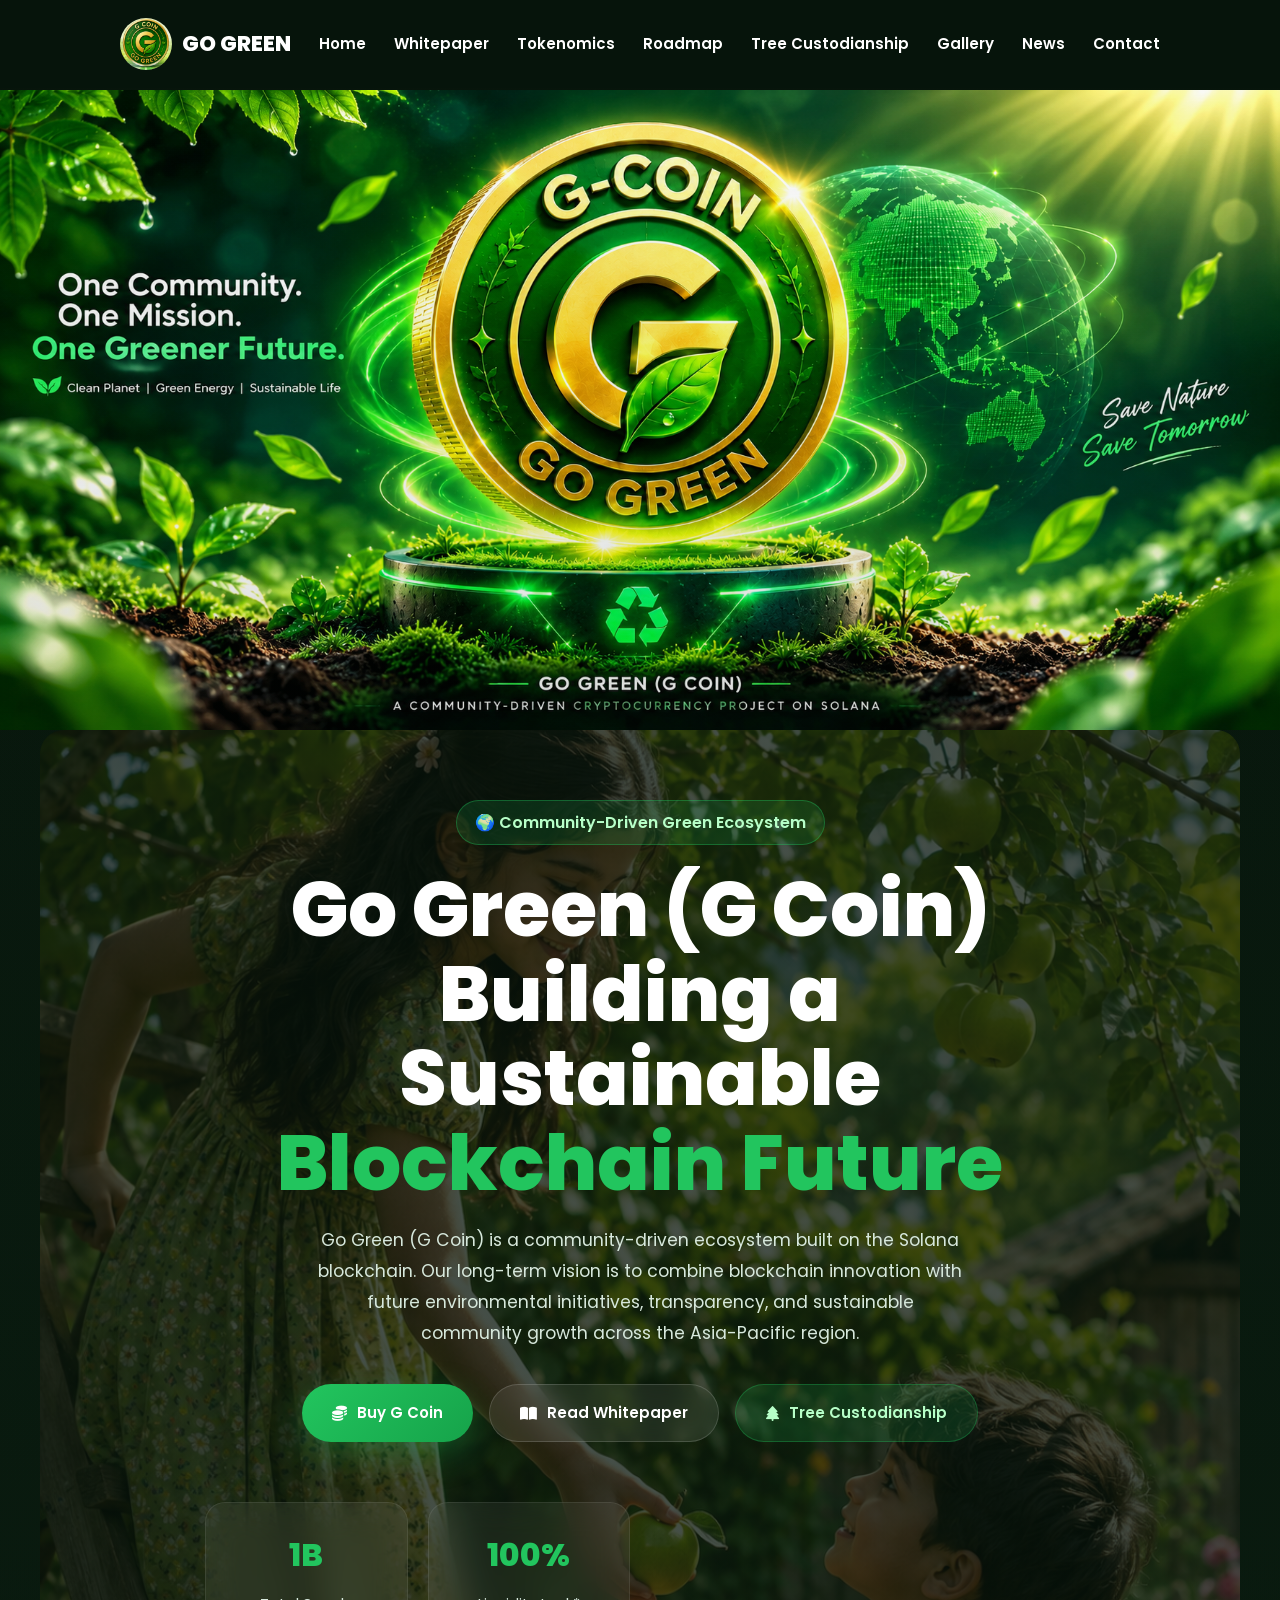
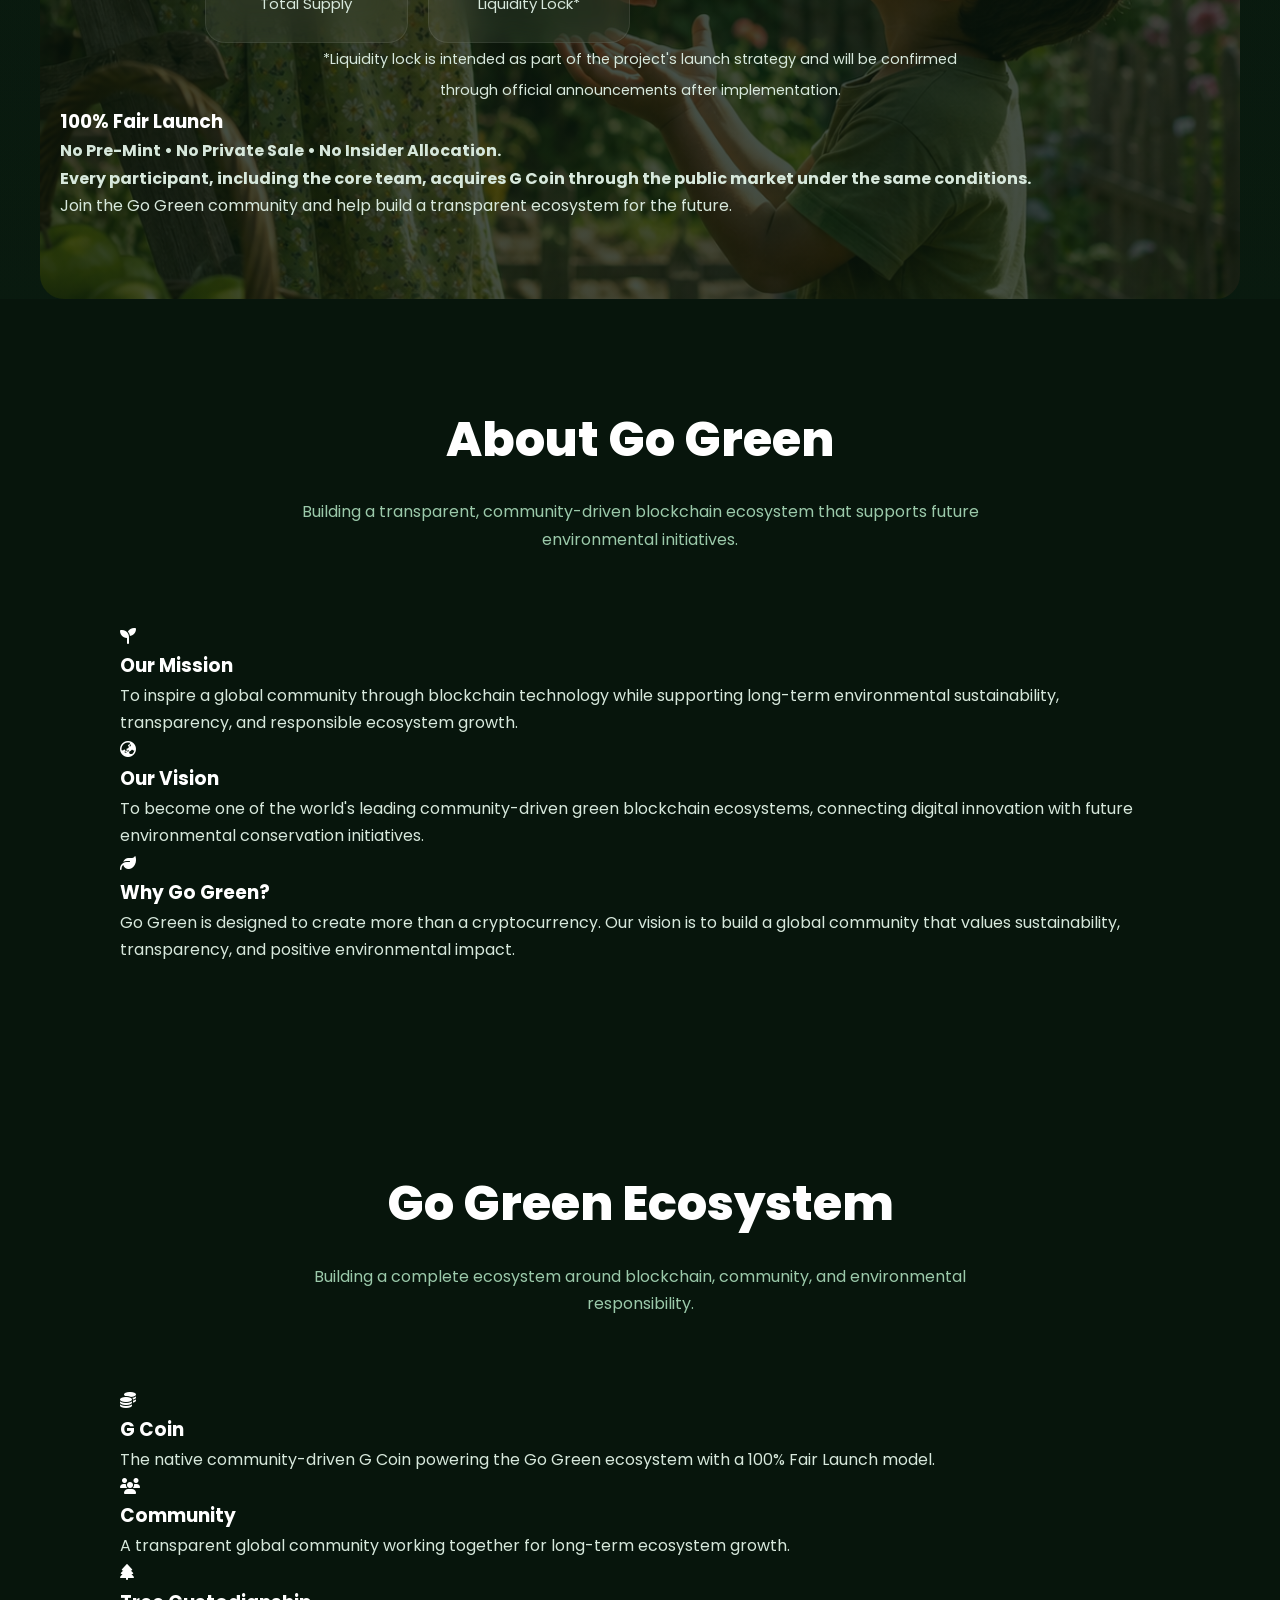
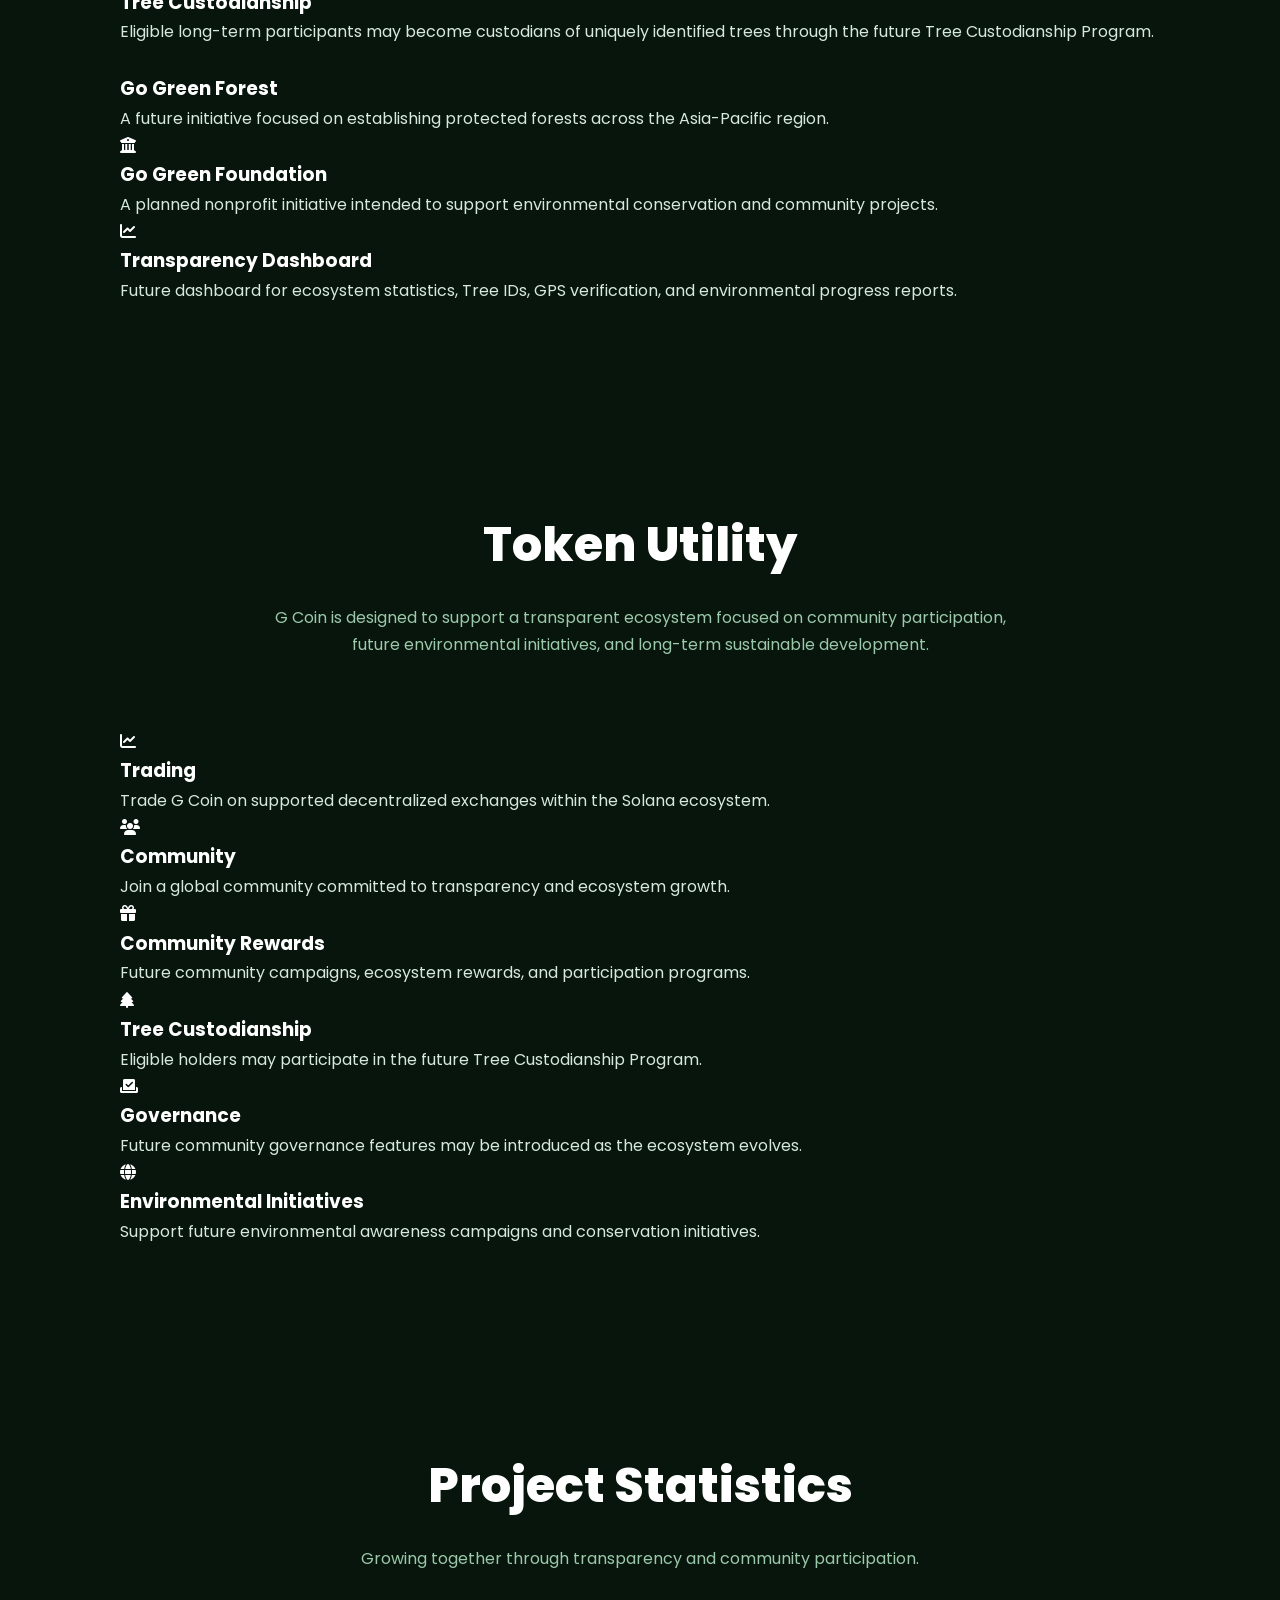
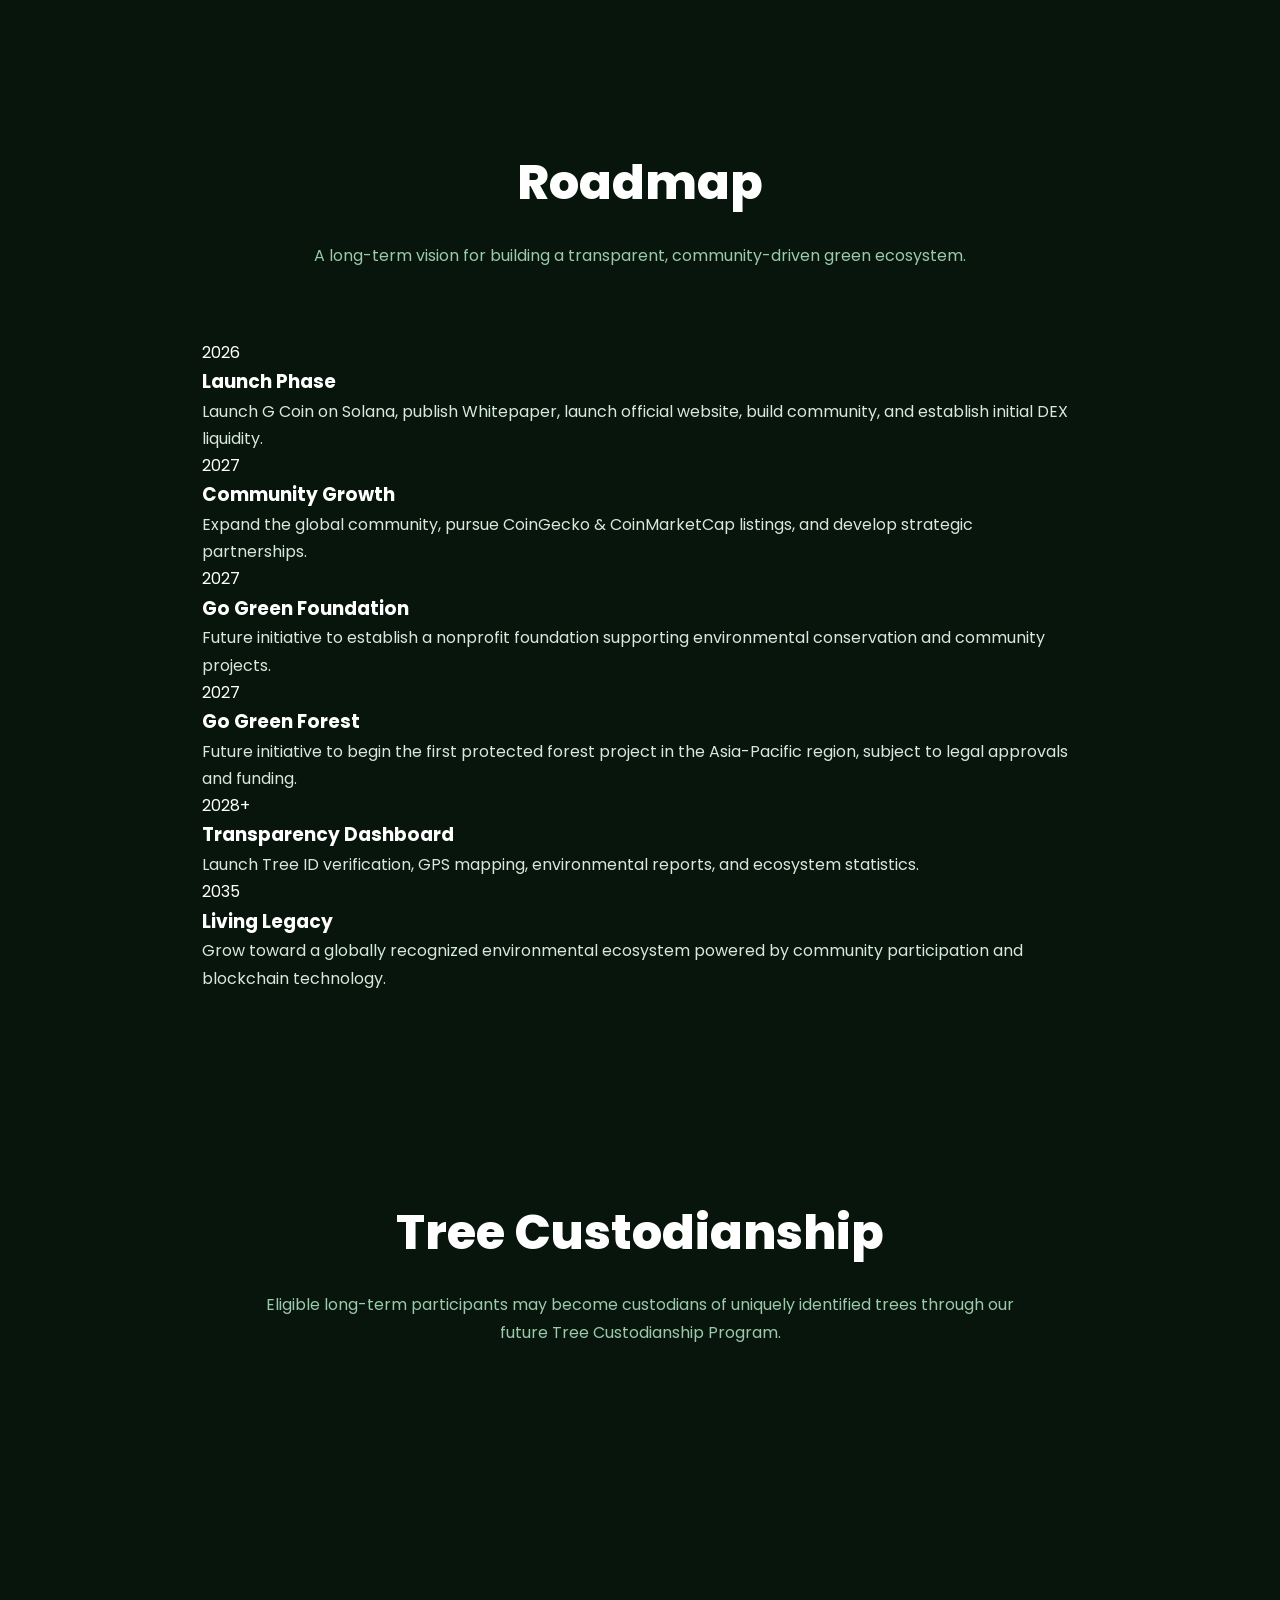
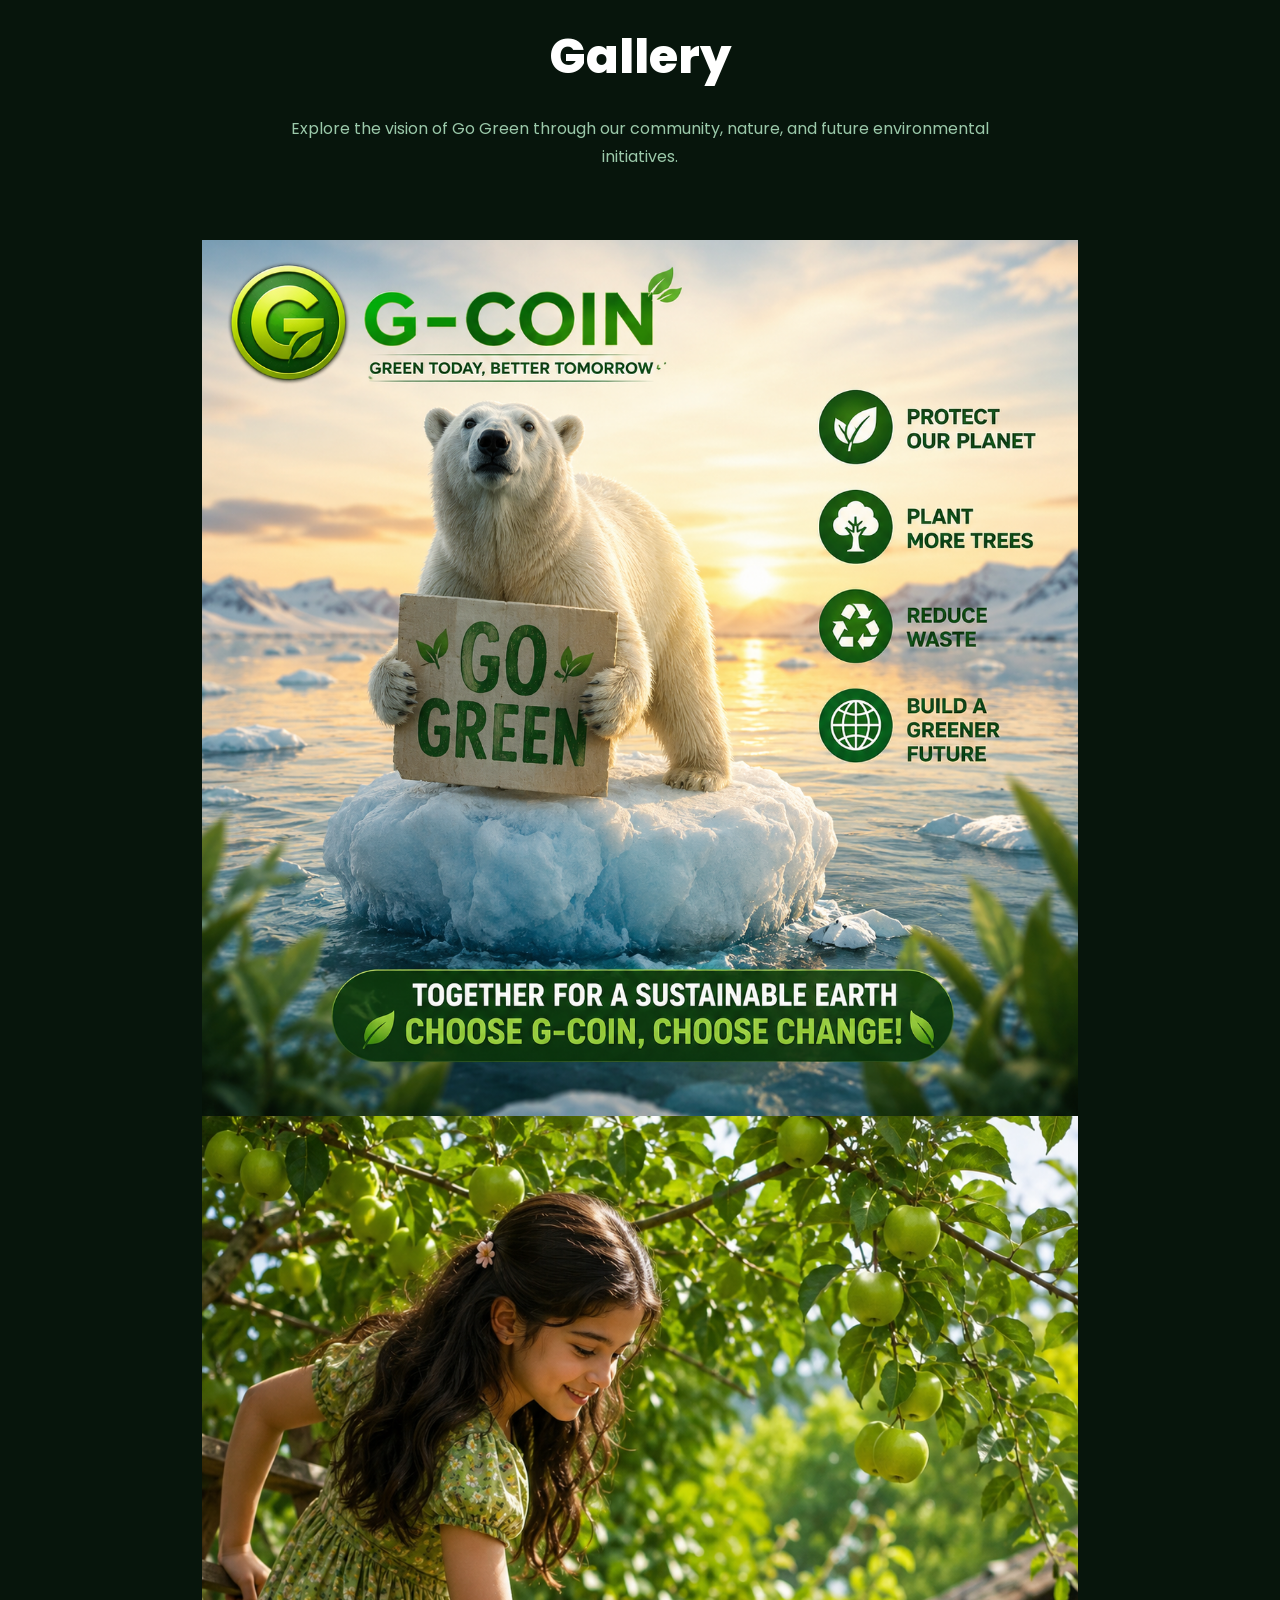
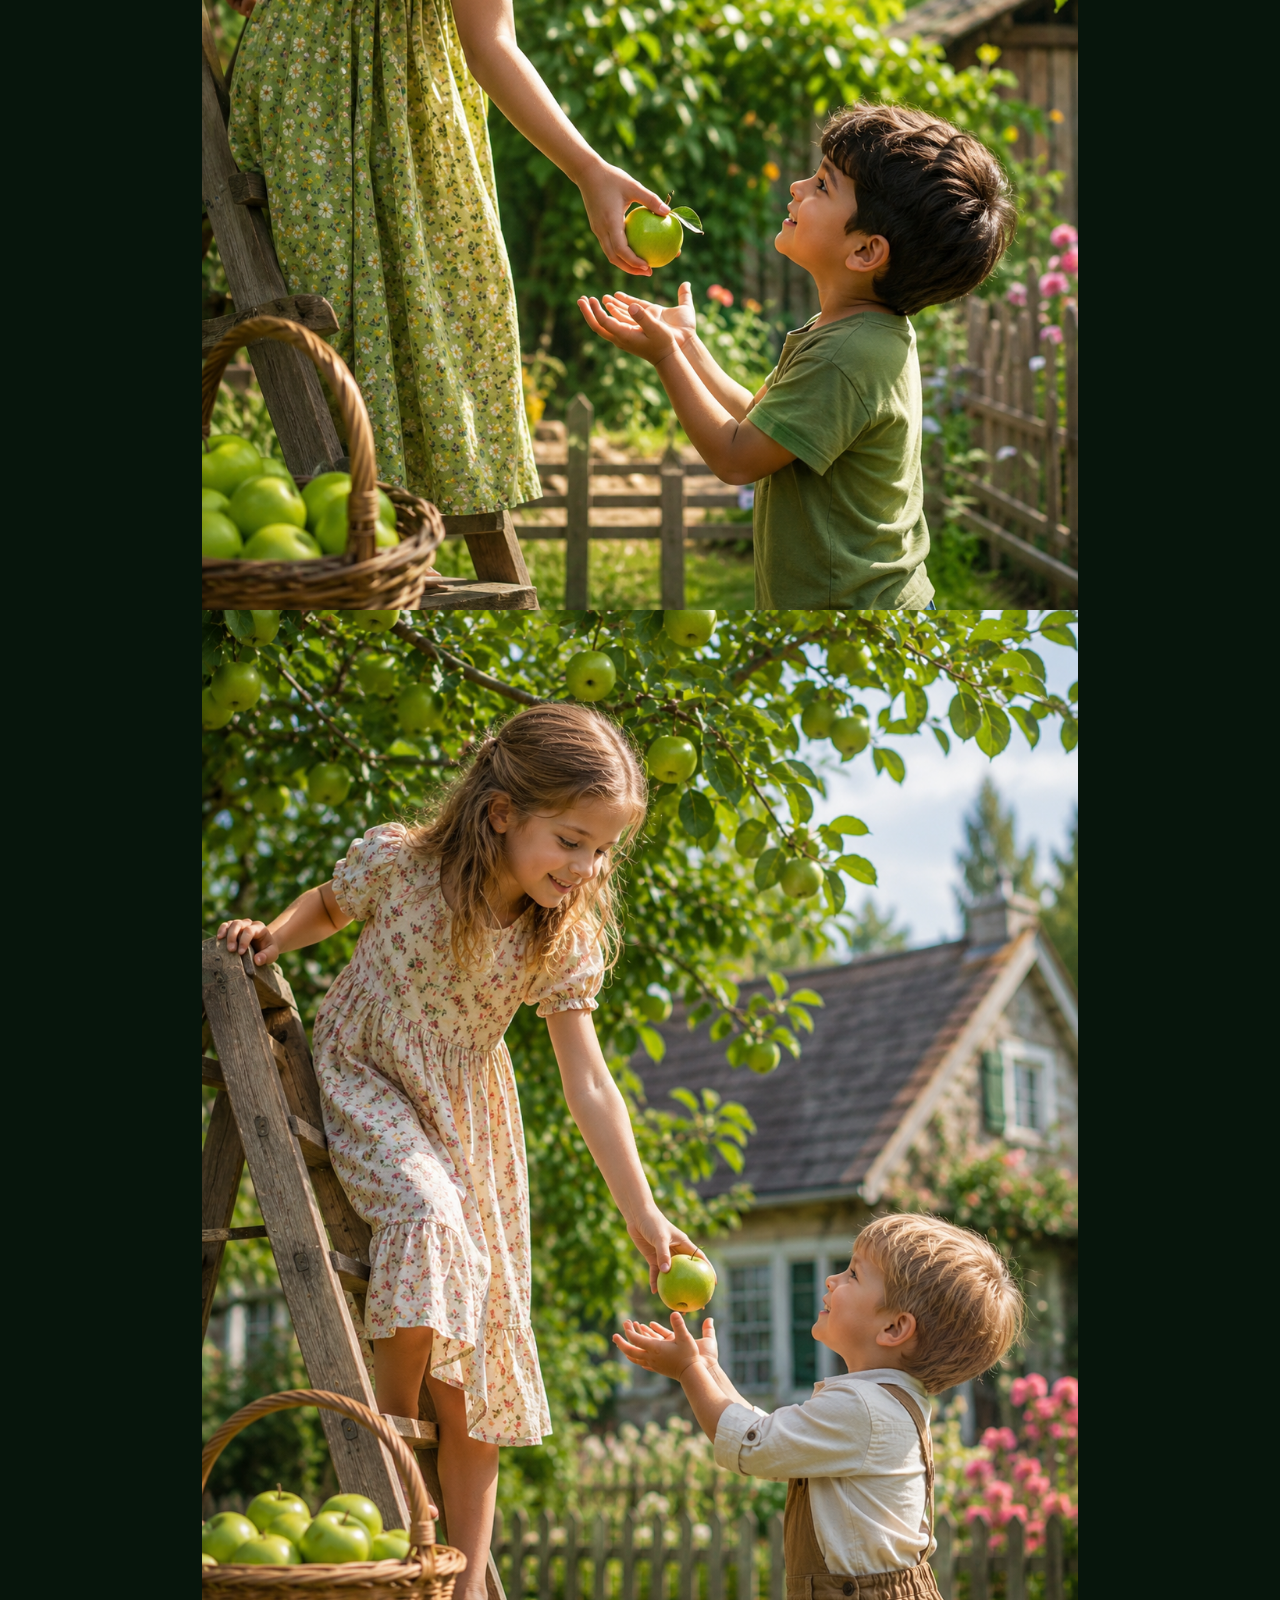
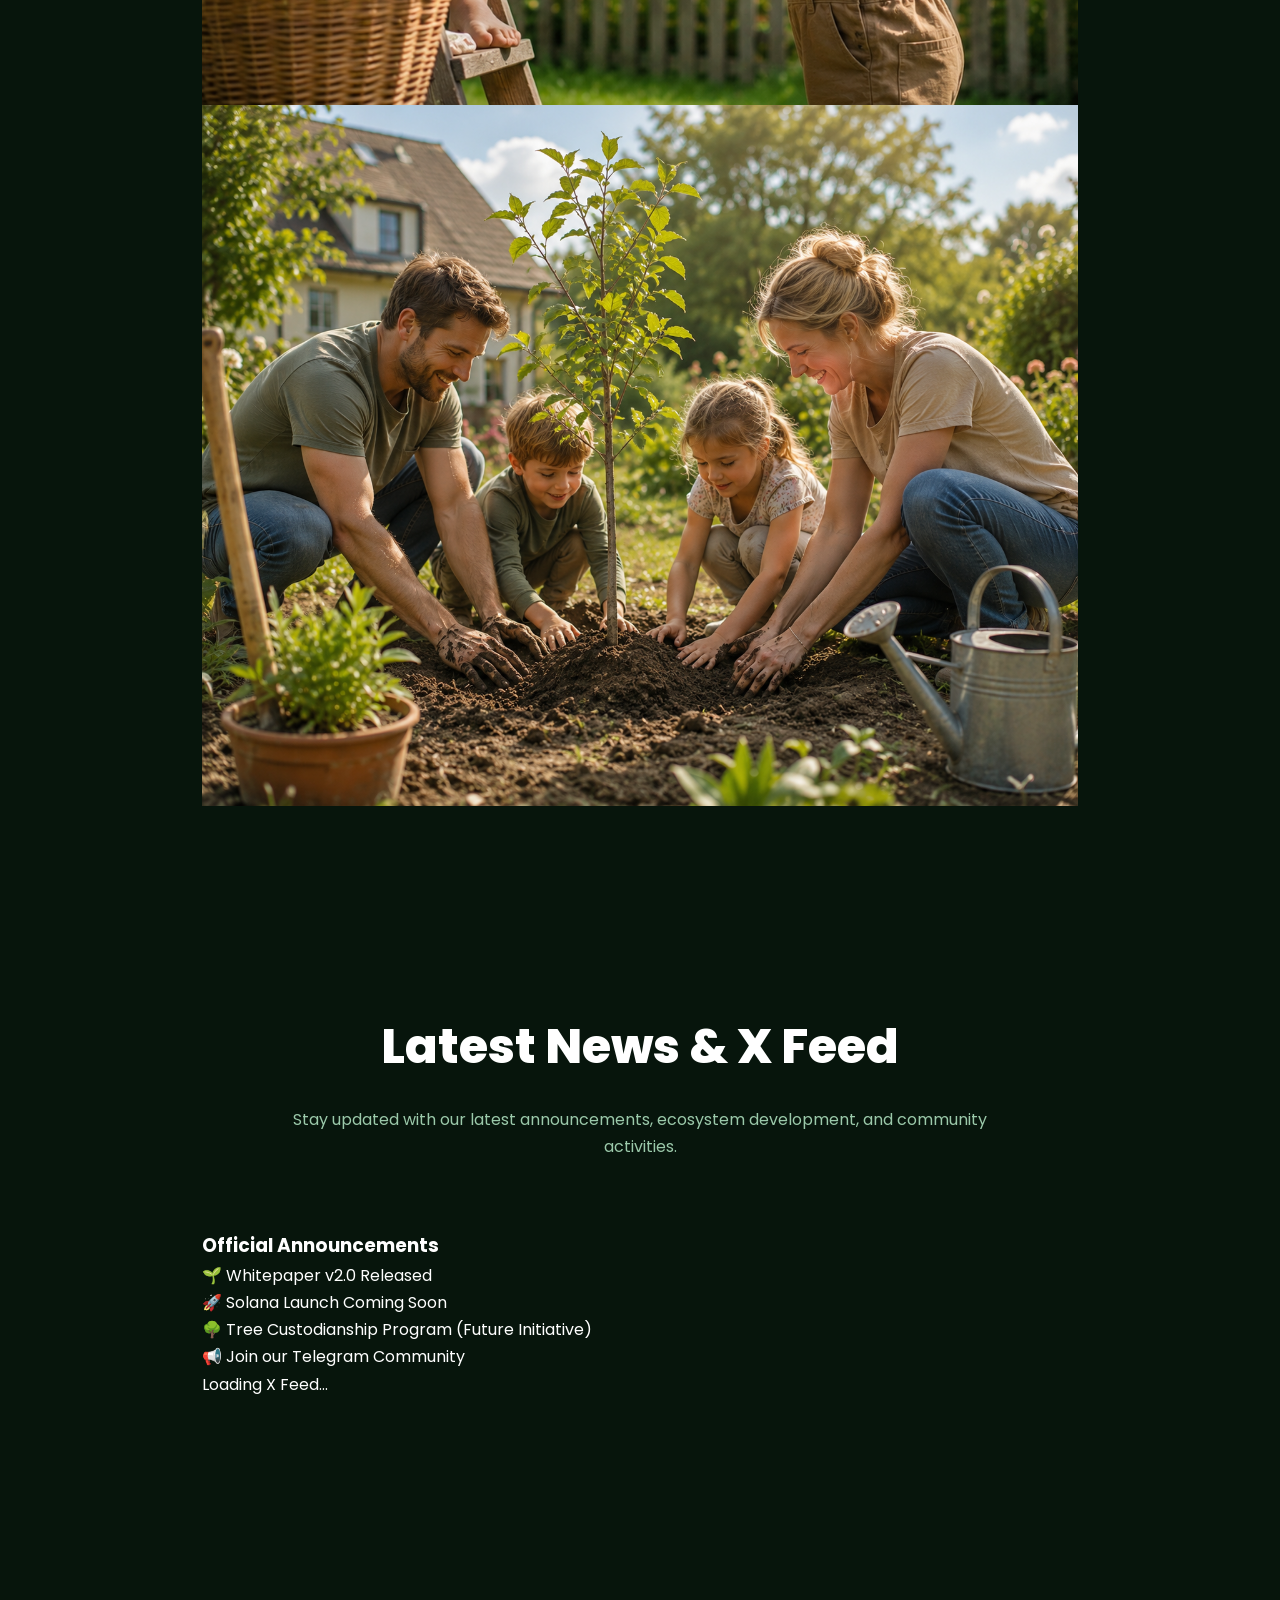
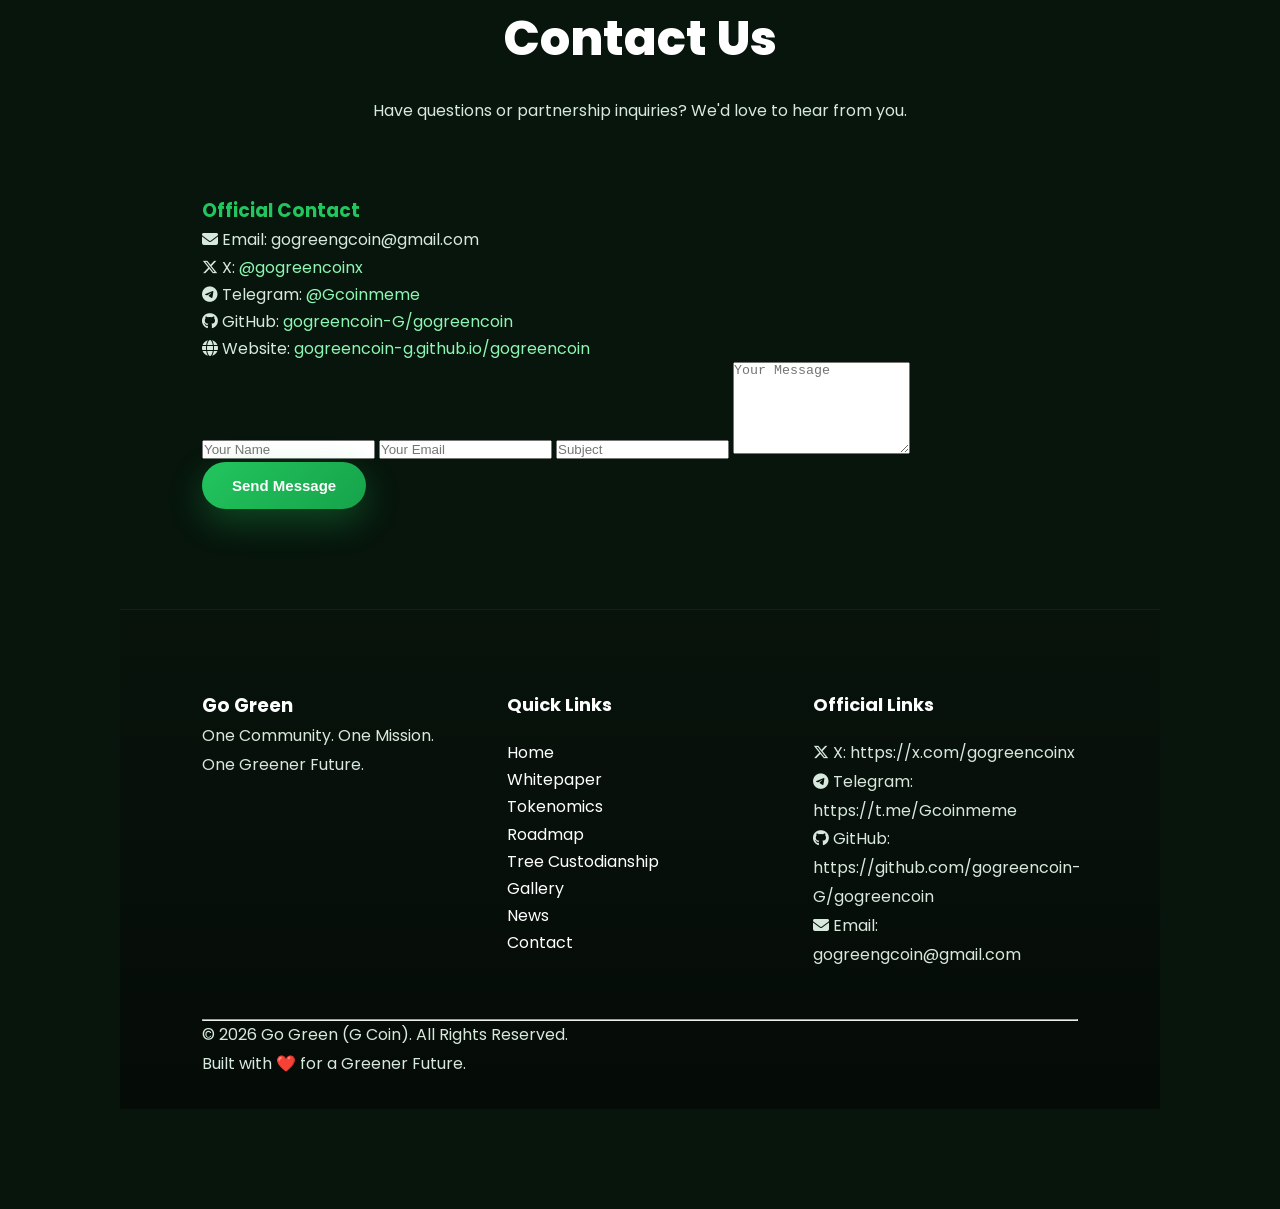
<file: index.html>
<!DOCTYPE html>
<html lang="en">

<head>

<meta charset="UTF-8">
<meta name="viewport" content="width=device-width, initial-scale=1.0">

<title>Go Green (G Coin) | One Community. One Mission. One Greener Future.</title>

<meta name="description" content="Go Green (G Coin) is a community-driven Solana ecosystem combining blockchain innovation with future environmental initiatives across the Asia-Pacific region.">

<meta name="keywords" content="Go Green,G Coin,Solana,SPL Token,Crypto,Meme Coin,Green Coin,Tree Custodianship,Blockchain,Environment">

<meta name="author" content="Go Green Team">

<meta property="og:title" content="Go Green (G Coin)">
<meta property="og:description" content="One Community. One Mission. One Greener Future.">
<meta property="og:type" content="website">

<link rel="stylesheet" href="style.css">

<link rel="preconnect" href="https://fonts.googleapis.com">

<link rel="preconnect" href="https://fonts.gstatic.com" crossorigin>

<link href="https://fonts.googleapis.com/css2?family=Poppins:wght@300;400;500;600;700;800&display=swap" rel="stylesheet">

<link rel="stylesheet"
href="https://cdnjs.cloudflare.com/ajax/libs/font-awesome/6.5.2/css/all.min.css">

</head>

<body>

<header>

<div class="container">

<nav>

<div class="logo">

<img src="logo-1.png" alt="Go Green Logo">

<span>GO GREEN</span>

</div>

<ul class="nav-links">

<li><a href="#home">Home</a></li>

<li><a href="whitepaper.html">Whitepaper</a></li>

<li><a href="#tokenomics">Tokenomics</a></li>

<li><a href="#roadmap">Roadmap</a></li>

<li><a href="#tree">Tree Custodianship</a></li>

<li><a href="#gallery">Gallery</a></li>

<li><a href="#news">News</a></li>



<li><a href="#contact">Contact</a></li>

</ul>

<div class="menu-btn">

<i class="fas fa-bars"></i>

</div>

</nav>

</div>
 

</header>
<!-- HERO SECTION START -->

<section class="hero" id="home">
<div class="hero-banner">
 <img src="banner.jpg.png" alt="Go Green Banner">   
</div>
<div class="hero-content">

<div class="hero-text">

<span class="badge">
🌍 Community-Driven Green Ecosystem
</span>

<h1>
Go Green (G Coin)<br>
Building a Sustainable<br>
<span>Blockchain Future</span>
</h1>

<p>

Go Green (G Coin) is a community-driven ecosystem built on the Solana blockchain.

Our long-term vision is to combine blockchain innovation with future environmental initiatives, transparency, and sustainable community growth across the Asia-Pacific region.

</p>

<div class="hero-buttons">

<a href="#" class="btn btn-primary">

<i class="fas fa-coins"></i>

Buy G Coin

</a>

<a href="whitepaper.html" class="btn btn-secondary">

<i class="fas fa-book-open"></i>

Read Whitepaper

</a>

<a href="#tree" class="btn btn-tree">

<i class="fas fa-tree"></i>

Tree Custodianship

</a>

</div>

<div class="hero-stats">

<div class="stat-box">

<h3>1B</h3>

<p>Total Supply</p>

</div>

<div class="stat-box">

<h3>100%</h3>

<p>Liquidity Lock*</p>

</div>

</div>

<p class="hero-note">

<small>

*Liquidity lock is intended as part of the project's launch strategy and will be confirmed through official announcements after implementation.

</small>

</p>

</div>

<div class="hero-fairlaunch">
    <h3><strong>100% Fair Launch</strong></h3>

    <p><strong>No Pre-Mint • No Private Sale • No Insider Allocation.</strong></p>

    <p><strong>
        Every participant, including the core team, acquires G Coin through the public market under the same conditions.
    </strong></p>
</div>

        <p>
            Join the Go Green community and help build a transparent ecosystem for the future.
        </p>

    </div>

</section>
<!-- HERO SECTION END -->
 <!-- ========================= -->
<!-- ABOUT GO GREEN SECTION -->
<!-- ========================= -->

<section class="about section" id="about">

<div class="container">

<div class="section-title">

<h2>About Go Green</h2>

<p>
Building a transparent, community-driven blockchain ecosystem that supports future environmental initiatives.
</p>

</div>

<div class="about-grid">

<div class="about-card">

<div class="icon">
<i class="fas fa-seedling"></i>
</div>

<h3>Our Mission</h3>

<p>

To inspire a global community through blockchain technology while supporting long-term environmental sustainability, transparency, and responsible ecosystem growth.

</p>

</div>

<div class="about-card">

<div class="icon">
<i class="fas fa-earth-asia"></i>
</div>

<h3>Our Vision</h3>

<p>

To become one of the world's leading community-driven green blockchain ecosystems, connecting digital innovation with future environmental conservation initiatives.

</p>

</div>

<div class="about-card">

<div class="icon">
<i class="fas fa-leaf"></i>
</div>

<h3>Why Go Green?</h3>

<p>

Go Green is designed to create more than a cryptocurrency. Our vision is to build a global community that values sustainability, transparency, and positive environmental impact.

</p>

</div>

</div>

</div>

</section>

<!-- ========================= -->
<!-- GO GREEN ECOSYSTEM -->
<!-- ========================= -->

<section class="ecosystem section">

<div class="container">

<div class="section-title">

<h2>Go Green Ecosystem</h2>

<p>

Building a complete ecosystem around blockchain, community, and environmental responsibility.

</p>

</div>

<div class="eco-grid">

<div class="eco-card">

<i class="fas fa-coins"></i>

<h3>G Coin</h3>

<p>

The native community-driven G Coin powering the Go Green ecosystem with a 100% Fair Launch model.
</p>

</div>

<div class="eco-card">

<i class="fas fa-users"></i>

<h3>Community</h3>

<p>

A transparent global community working together for long-term ecosystem growth.

</p>

</div>

<div class="eco-card">

<i class="fas fa-tree"></i>

<h3>Tree Custodianship</h3>

<p>

Eligible long-term participants may become custodians of uniquely identified trees through the future Tree Custodianship Program.

</p>

</div>

<div class="eco-card">

<i class="fas fa-forest"></i>

<h3>Go Green Forest</h3>

<p>

A future initiative focused on establishing protected forests across the Asia-Pacific region.

</p>

</div>

<div class="eco-card">

<i class="fas fa-building-columns"></i>

<h3>Go Green Foundation</h3>

<p>

A planned nonprofit initiative intended to support environmental conservation and community projects.

</p>

</div>

<div class="eco-card">

<i class="fas fa-chart-line"></i>

<h3>Transparency Dashboard</h3>

<p>

Future dashboard for ecosystem statistics, Tree IDs, GPS verification, and environmental progress reports.

</p>

</div>

</div>

</div>

</section>
<!-- ======================================== -->
<!-- TOKEN UTILITY SECTION -->
<!-- ======================================== -->

<section class="token-utility section" id="utility">

<div class="container">

<div class="section-title">

<h2>Token Utility</h2>

<p>

G Coin is designed to support a transparent ecosystem focused on community participation, future environmental initiatives, and long-term sustainable development.

</p>

</div>

<div class="utility-grid">

<div class="utility-card">

<i class="fas fa-chart-line"></i>

<h3>Trading</h3>

<p>

Trade G Coin on supported decentralized exchanges within the Solana ecosystem.

</p>

</div>

<div class="utility-card">

<i class="fas fa-users"></i>

<h3>Community</h3>

<p>

Join a global community committed to transparency and ecosystem growth.

</p>

</div>

<div class="utility-card">

<i class="fas fa-gift"></i>

<h3>Community Rewards</h3>

<p>

Future community campaigns, ecosystem rewards, and participation programs.

</p>

</div>

<div class="utility-card">

<i class="fas fa-tree"></i>

<h3>Tree Custodianship</h3>

<p>

Eligible holders may participate in the future Tree Custodianship Program.

</p>

</div>

<div class="utility-card">

<i class="fas fa-vote-yea"></i>

<h3>Governance</h3>

<p>

Future community governance features may be introduced as the ecosystem evolves.

</p>

</div>

<div class="utility-card">

<i class="fas fa-globe"></i>

<h3>Environmental Initiatives</h3>

<p>

Support future environmental awareness campaigns and conservation initiatives.

</p>

</div>

</div>

</div>

</section>


<!-- ======================================== -->
<!-- LIVE PROJECT STATS -->
<!-- ======================================== -->

<section class="stats section">

<div class="container">

<div class="section-title">

<h2>Project Statistics</h2>

<p>

Growing together through transparency and community participation.

</p>

</div>

<div class="stats-grid">

<!-- ======================================== -->
<!-- ROADMAP SECTION -->
<!-- ======================================== -->

<section class="roadmap section" id="roadmap">

<div class="container">

<div class="section-title">

<h2>Roadmap</h2>

<p>

A long-term vision for building a transparent, community-driven green ecosystem.

</p>

</div>

<div class="timeline">

<div class="timeline-item">

<div class="timeline-year">2026</div>

<div class="timeline-content">

<h3>Launch Phase</h3>

<p>

Launch G Coin on Solana, publish Whitepaper, launch official website, build community, and establish initial DEX liquidity.

</p>

</div>

</div>

<div class="timeline-item">

<div class="timeline-year">2027</div>

<div class="timeline-content">

<h3>Community Growth</h3>

<p>

Expand the global community, pursue CoinGecko & CoinMarketCap listings, and develop strategic partnerships.

</p>

</div>

</div>

<div class="timeline-item">

<div class="timeline-year">2027</div>

<div class="timeline-content">

<h3>Go Green Foundation</h3>

<p>

Future initiative to establish a nonprofit foundation supporting environmental conservation and community projects.

</p>

</div>

</div>

<div class="timeline-item">

<div class="timeline-year">2027</div>

<div class="timeline-content">

<h3>Go Green Forest</h3>

<p>

Future initiative to begin the first protected forest project in the Asia-Pacific region, subject to legal approvals and funding.

</p>

</div>

</div>

<div class="timeline-item">

<div class="timeline-year">2028+</div>

<div class="timeline-content">

<h3>Transparency Dashboard</h3>

<p>

Launch Tree ID verification, GPS mapping, environmental reports, and ecosystem statistics.

</p>

</div>

</div>

<div class="timeline-item">

<div class="timeline-year">2035</div>

<div class="timeline-content">
 

<h3>Living Legacy</h3>

<p>

Grow toward a globally recognized environmental ecosystem powered by community participation and blockchain technology.

</p>

</div>

</div>

</div>

</div>

</section>

<!-- ======================================== -->
<!-- TREE CUSTODIANSHIP -->
<!-- ======================================== -->

<section class="tree section" id="tree">

    <div class="container">

        <div class="section-title">

            <h2>Tree Custodianship</h2>

            <p>
                Eligible long-term participants may become custodians of uniquely identified trees through our future Tree Custodianship Program.
            </p>

        </div>

    </div>

</section>
 <!-- ======================================== -->
<!-- GALLERY SECTION -->
<!-- ======================================== -->

<section class="gallery section" id="gallery">

<div class="container">

<div class="section-title">

<h2>Gallery</h2>

<p>

Explore the vision of Go Green through our community, nature, and future environmental initiatives.

</p>

</div>
<div class="gallery-grid">

    <div class="gallery-item">
        <img src="gallery1.jpg.png" alt="Go Green Gallery 1">
    </div>

    <div class="gallery-item">
        <img src="gallery2.jpg.png" alt="Go Green Gallery 2">
    </div>

    <div class="gallery-item">
        <img src="gallery3.jpg.png" alt="Go Green Gallery 3">
    </div>

    <div class="gallery-item">
        <img src="gallery4.jpg.png" alt="Go Green Gallery 4">
    </div>

</div>

    
</section>

<!-- ======================================== -->
<!-- NEWS / X FEED -->
<!-- ======================================== -->

<section class="news section" id="news">

<div class="container">

<div class="section-title">

<h2>Latest News & X Feed</h2>

<p>

Stay updated with our latest announcements, ecosystem development, and community activities.

</p>

</div>

<div class="news-wrapper">

<div class="news-card">

<h3>Official Announcements</h3>

<ul>

<li>🌱 Whitepaper v2.0 Released</li>

<li>🚀 Solana Launch Coming Soon</li>

<li>🌳 Tree Custodianship Program (Future Initiative)</li>

<li>📢 Join our Telegram Community</li>

</ul>

</div>

<div class="x-feed">

<a class="twitter-timeline"
data-height="600"
data-theme="dark"
href="https://x.com/gogreencoinx">

Loading X Feed...

</a>

</div>

</div>

</section>
 <!-- ======================================== -->
<!-- CONTACT SECTION -->
<!-- ======================================== -->

<section class="contact section" id="contact">

<div class="container">

<div class="section-title">

<h2>Contact Us</h2>

<p>

Have questions or partnership inquiries? We'd love to hear from you.

</p>

</div>

<div class="contact-wrapper">

<div class="contact-info">

<h3>Official Contact</h3>


<p><i class="fas fa-envelope"></i> Email: gogreengcoin@gmail.com</p>
<p>
  <i class="fab fa-x-twitter"></i>
  X:
  <a href="https://x.com/gogreencoinx" target="_blank">@gogreencoinx</a>
<p>
  <i class="fab fa-telegram"></i>
  Telegram:
  <a href="https://t.me/Gcoinmeme" target="_blank">@Gcoinmeme</a>
</p>
<p>
  <i class="fab fa-github"></i>
  GitHub:
  <a href="https://github.com/gogreencoin-G/gogreencoin" target="_blank">
    gogreencoin-G/gogreencoin
  </a>
</p>

<p>
  <i class="fas fa-globe"></i>
  Website:
  <a href="https://gogreencoin-g.github.io/gogreencoin/" target="_blank">
    gogreencoin-g.github.io/gogreencoin
  </a>
</p>
</div>

<div class="contact-form">

<form>

<input type="text" placeholder="Your Name" required>

<input type="email" placeholder="Your Email" required>

<input type="text" placeholder="Subject">

<textarea rows="6" placeholder="Your Message"></textarea>

<button type="submit" class="btn btn-primary">

Send Message

</button>

</form>

</div>

</div>

</div>

</section>

<!-- ======================================== -->
<!-- FOOTER -->
<!-- ======================================== -->

<footer class="footer">

    <div class="container">

        <div class="footer-grid">

            <div>
                <h3>Go Green</h3>
                <p>
                    One Community. One Mission. One Greener Future.
                </p>
            </div>

            <div>
                <h4>Quick Links</h4>
                <ul>
                    <li><a href="#home">Home</a></li>
                    <li><a href="whitepaper.html">Whitepaper</a></li>
                    <li><a href="#tokenomics">Tokenomics</a></li>
                    <li><a href="#roadmap">Roadmap</a></li>
                    <li><a href="#tree">Tree Custodianship</a></li>
                    <li><a href="#gallery">Gallery</a></li>
                    <li><a href="#news">News</a></li>
                    
                    <li><a href="#contact">Contact</a></li>
                </ul>
            </div>

            <div>
                <h4>Official Links</h4>

                <p><i class="fab fa-x-twitter"></i> X: https://x.com/gogreencoinx</p>

                <p><i class="fab fa-telegram"></i> Telegram: https://t.me/Gcoinmeme</p>

                <p><i class="fab fa-github"></i> GitHub: https://github.com/gogreencoin-G/gogreencoin</p>
                <p><i class="fas fa-envelope"></i> Email: gogreengcoin@gmail.com</p>
            </div>

        </div>

        <hr>

        <p class="copyright">
            © 2026 Go Green (G Coin). All Rights Reserved.
            <br>
            Built with ❤️ for a Greener Future.
        </p>

    </div>

</footer>

<script async src="https://platform.twitter.com/widgets.js"></script>

<script src="script.js"></script>

</body>
</html>
</file>
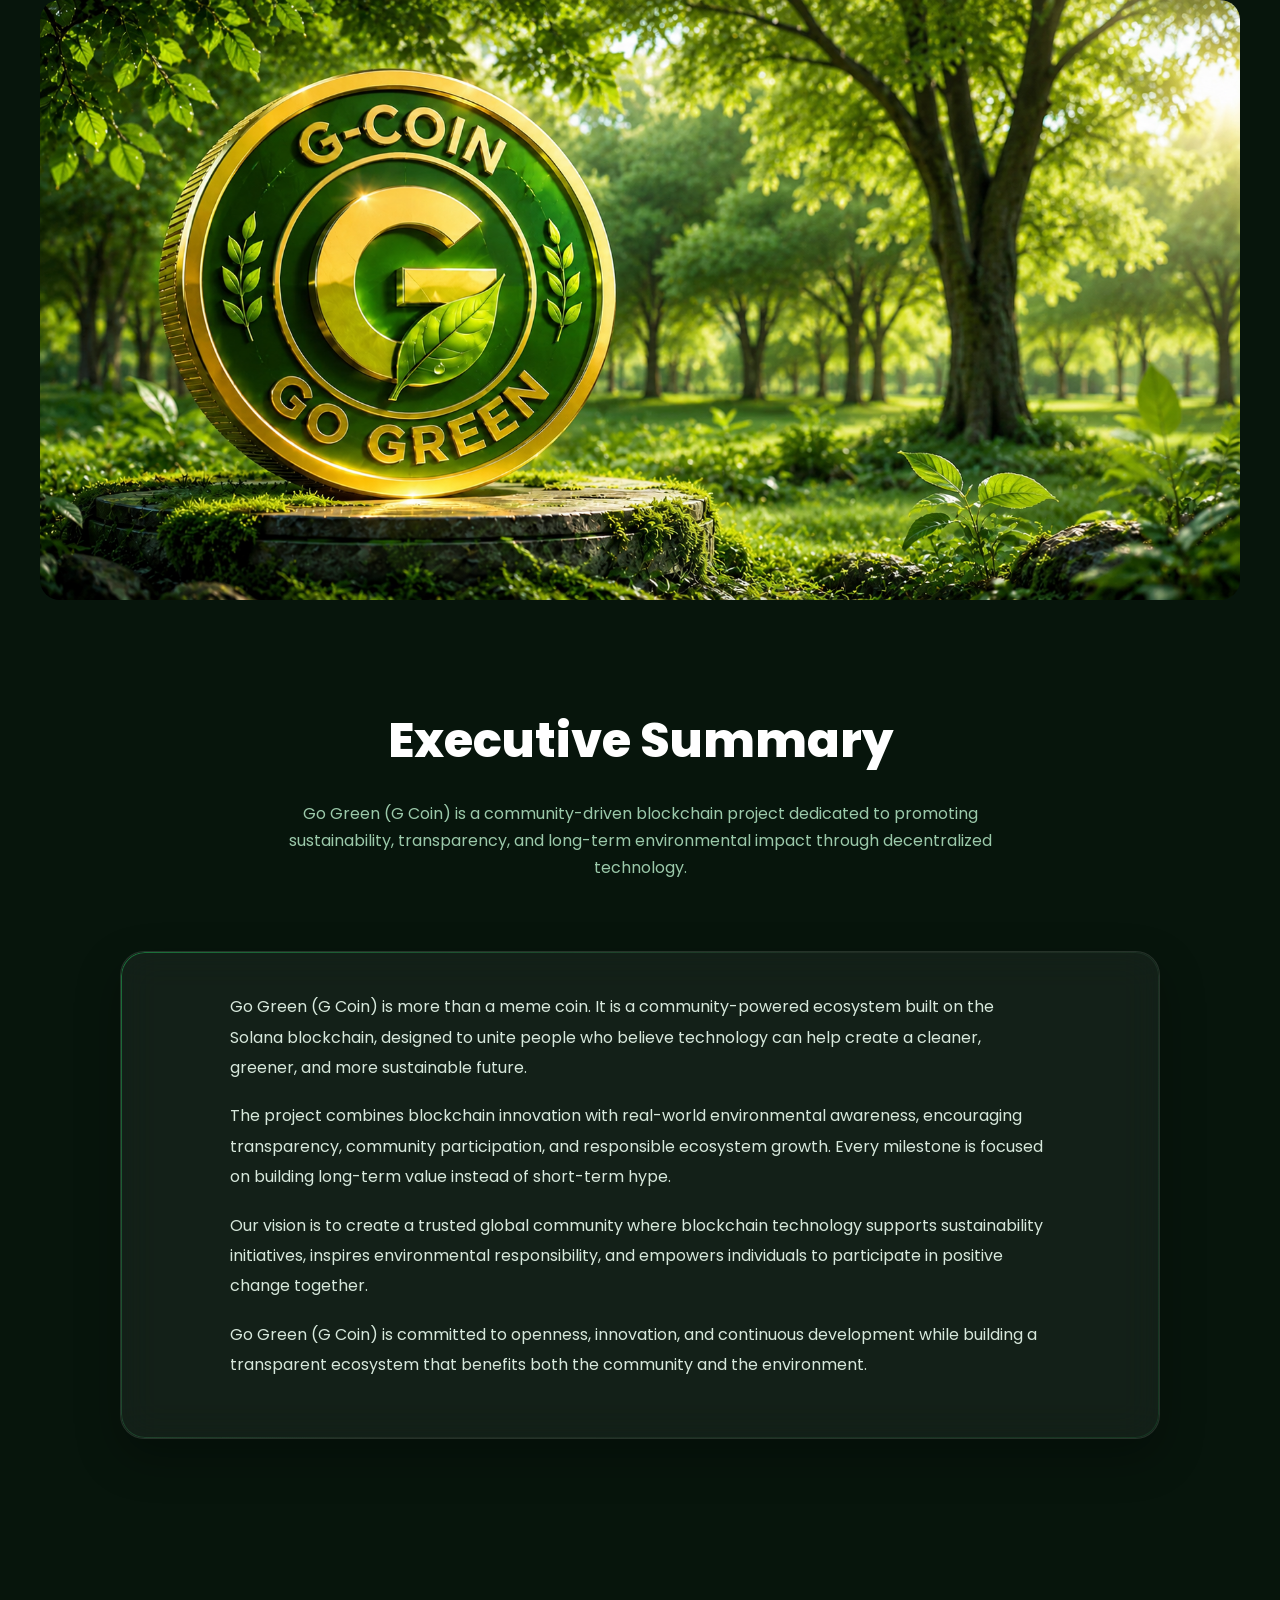
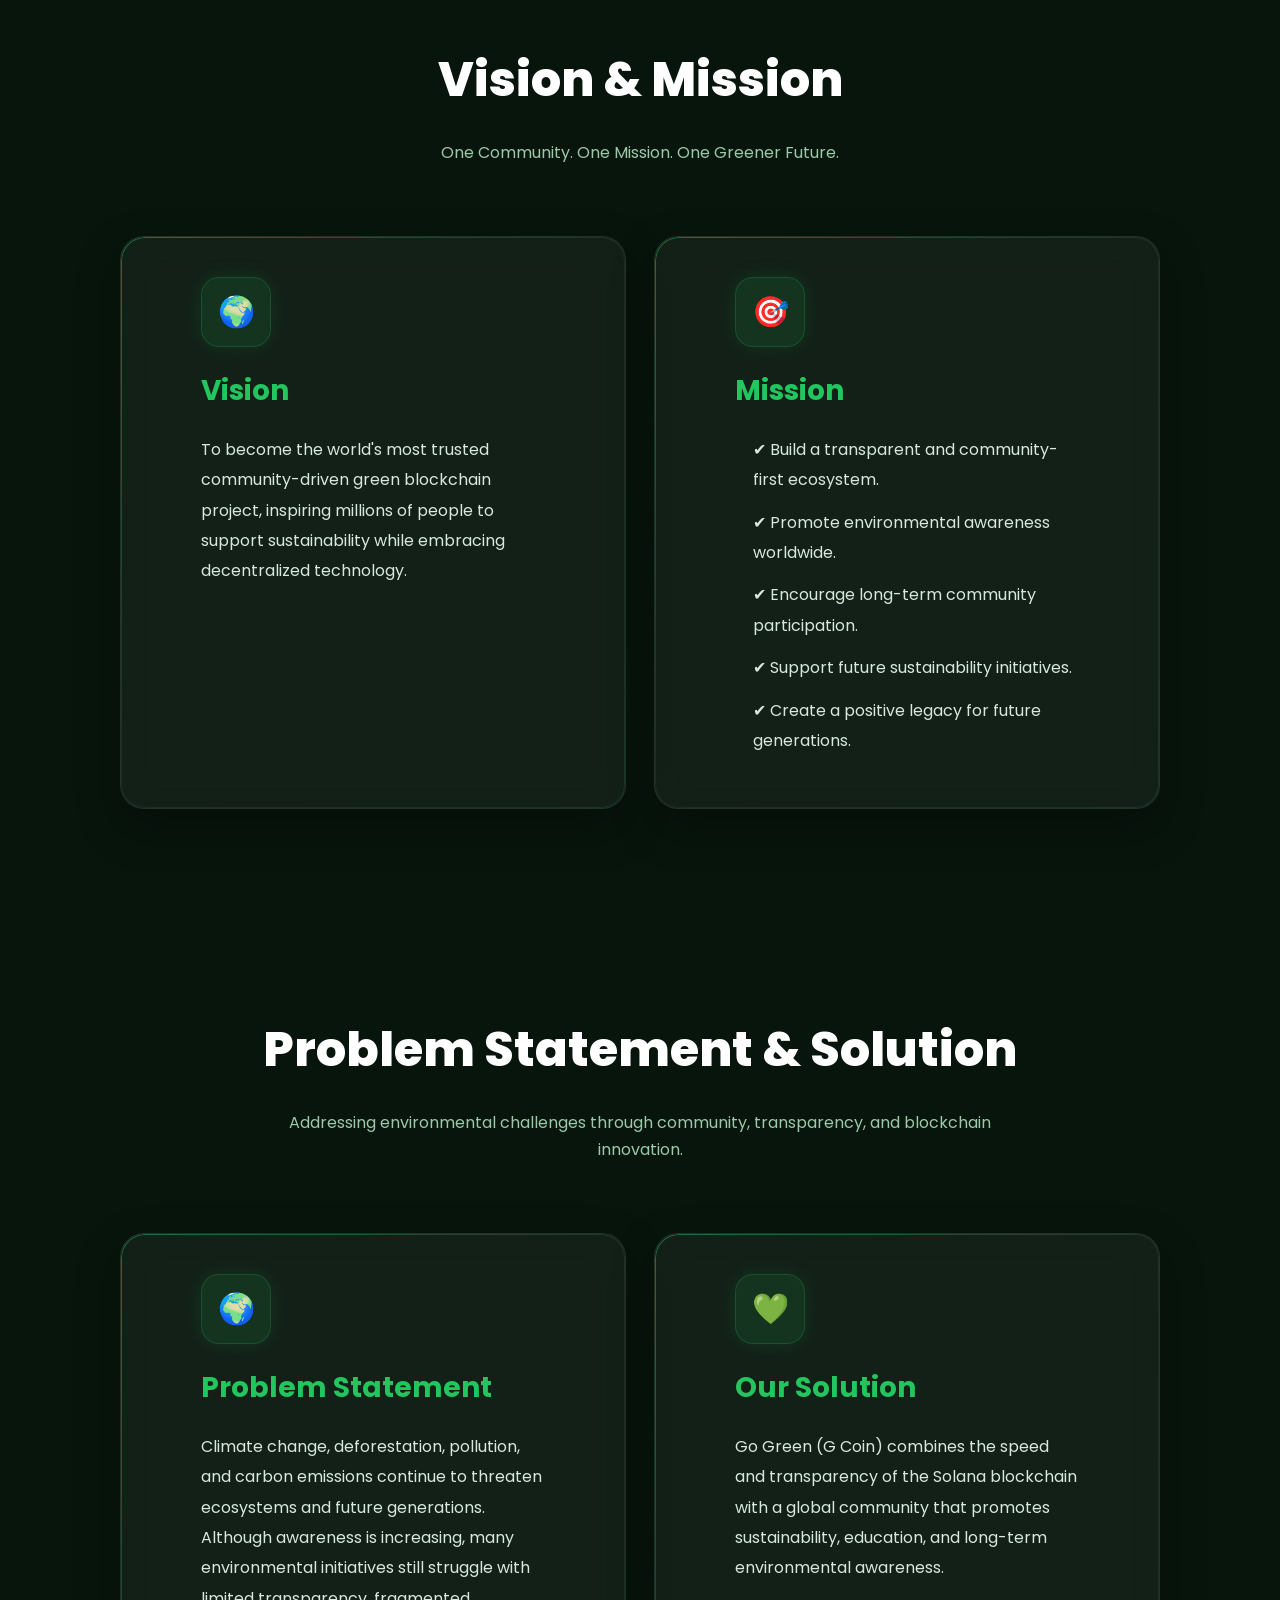
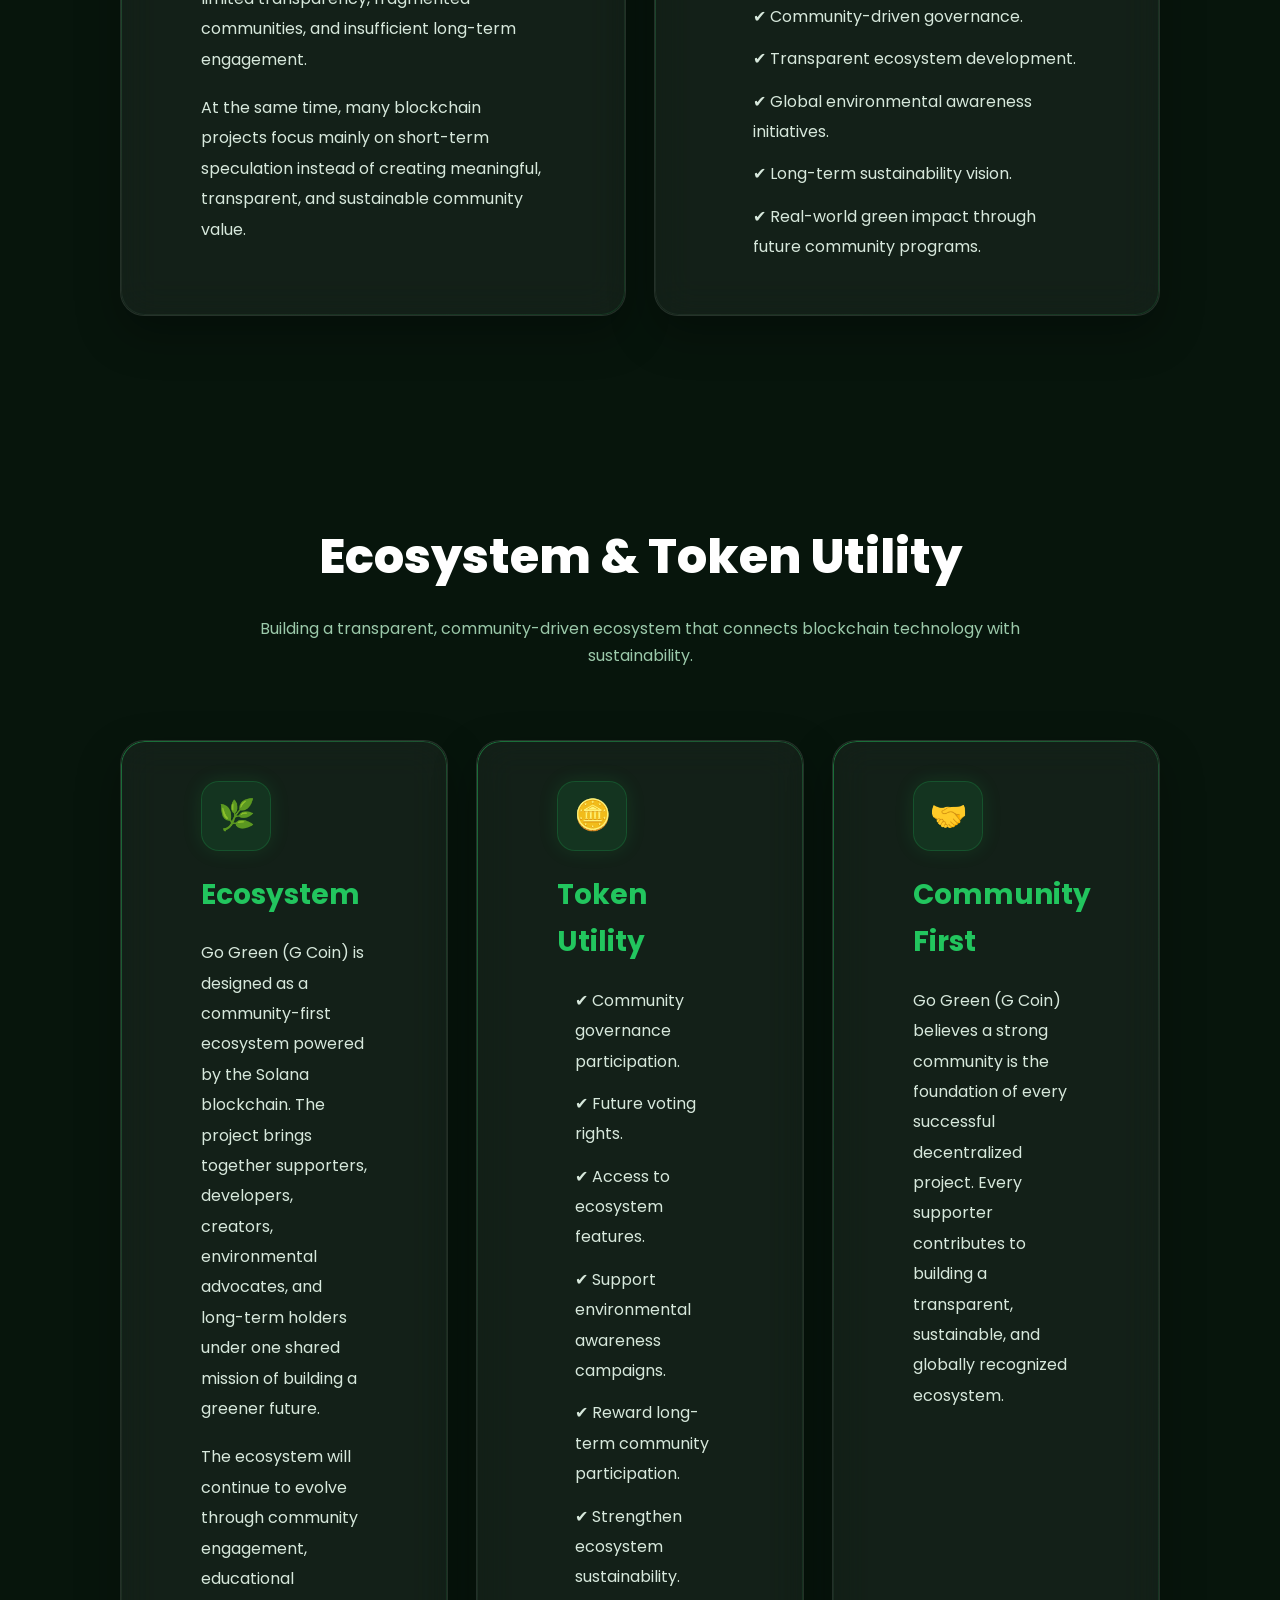
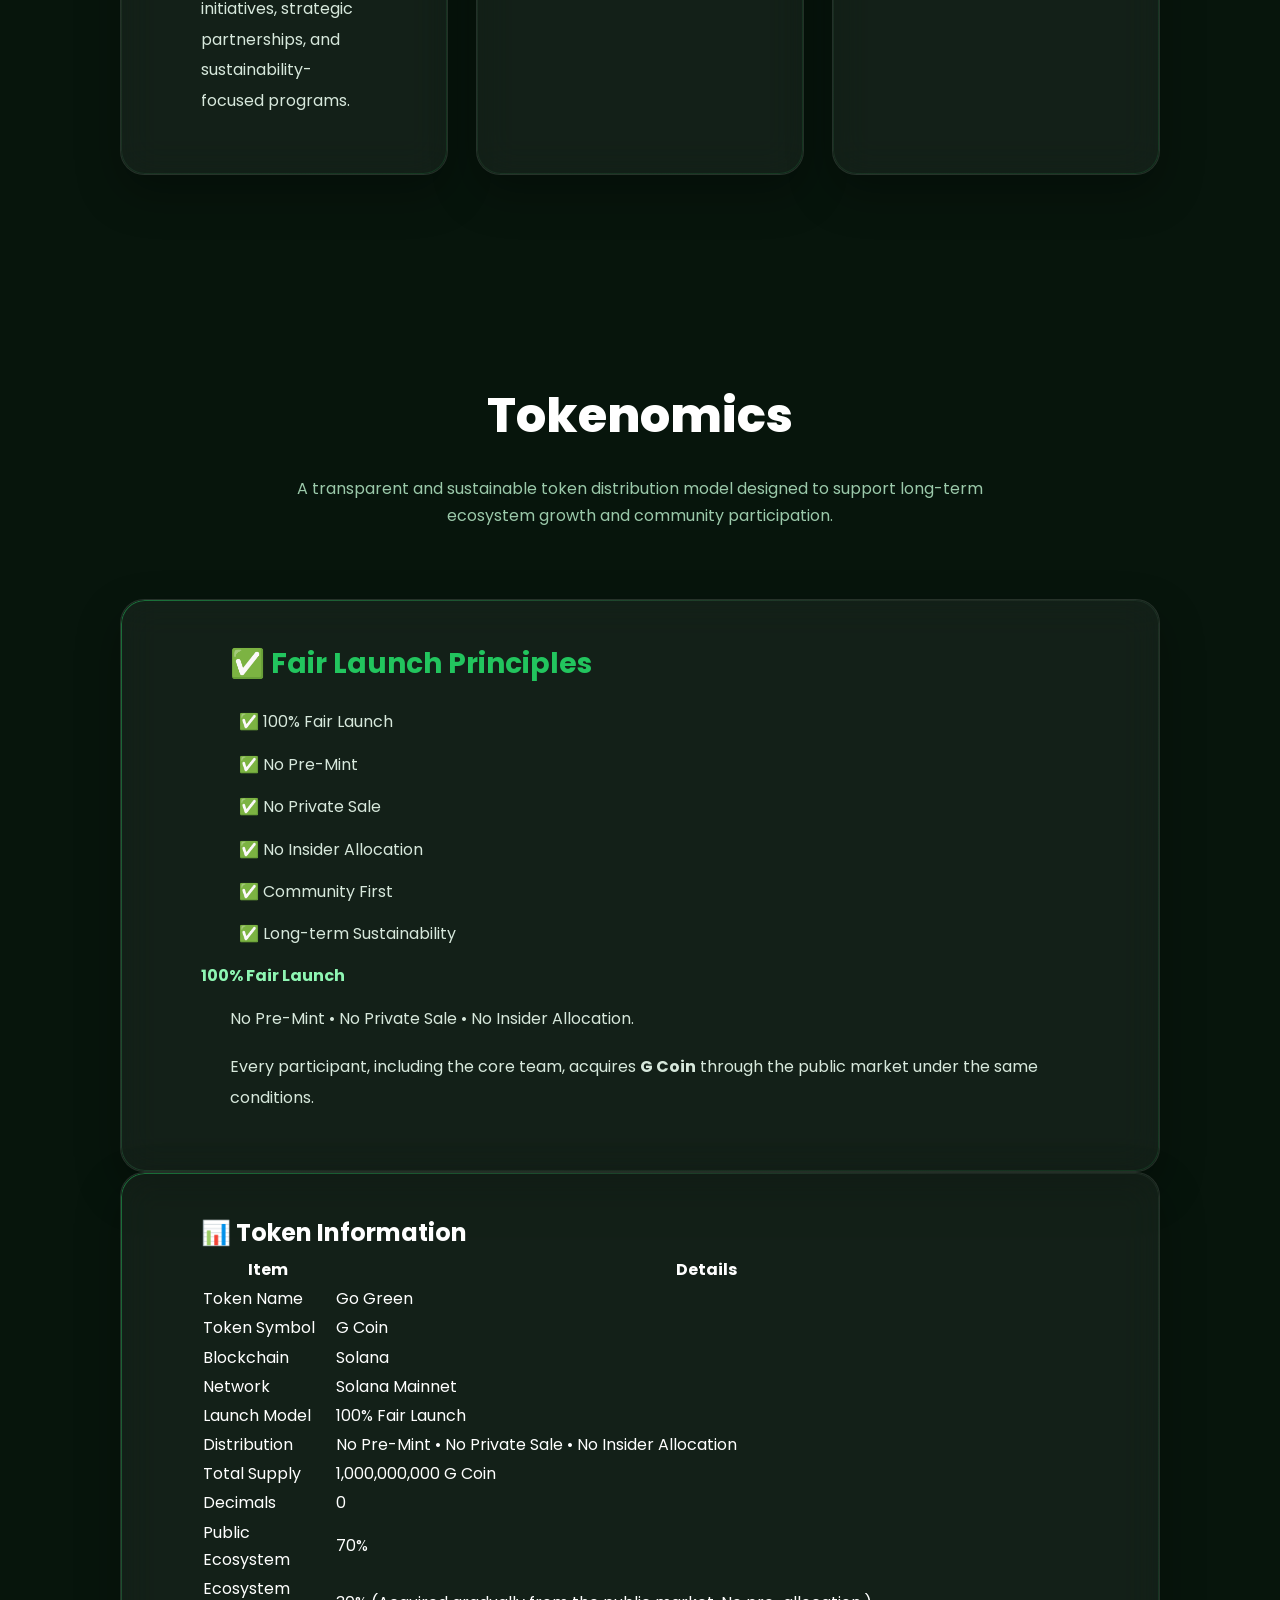
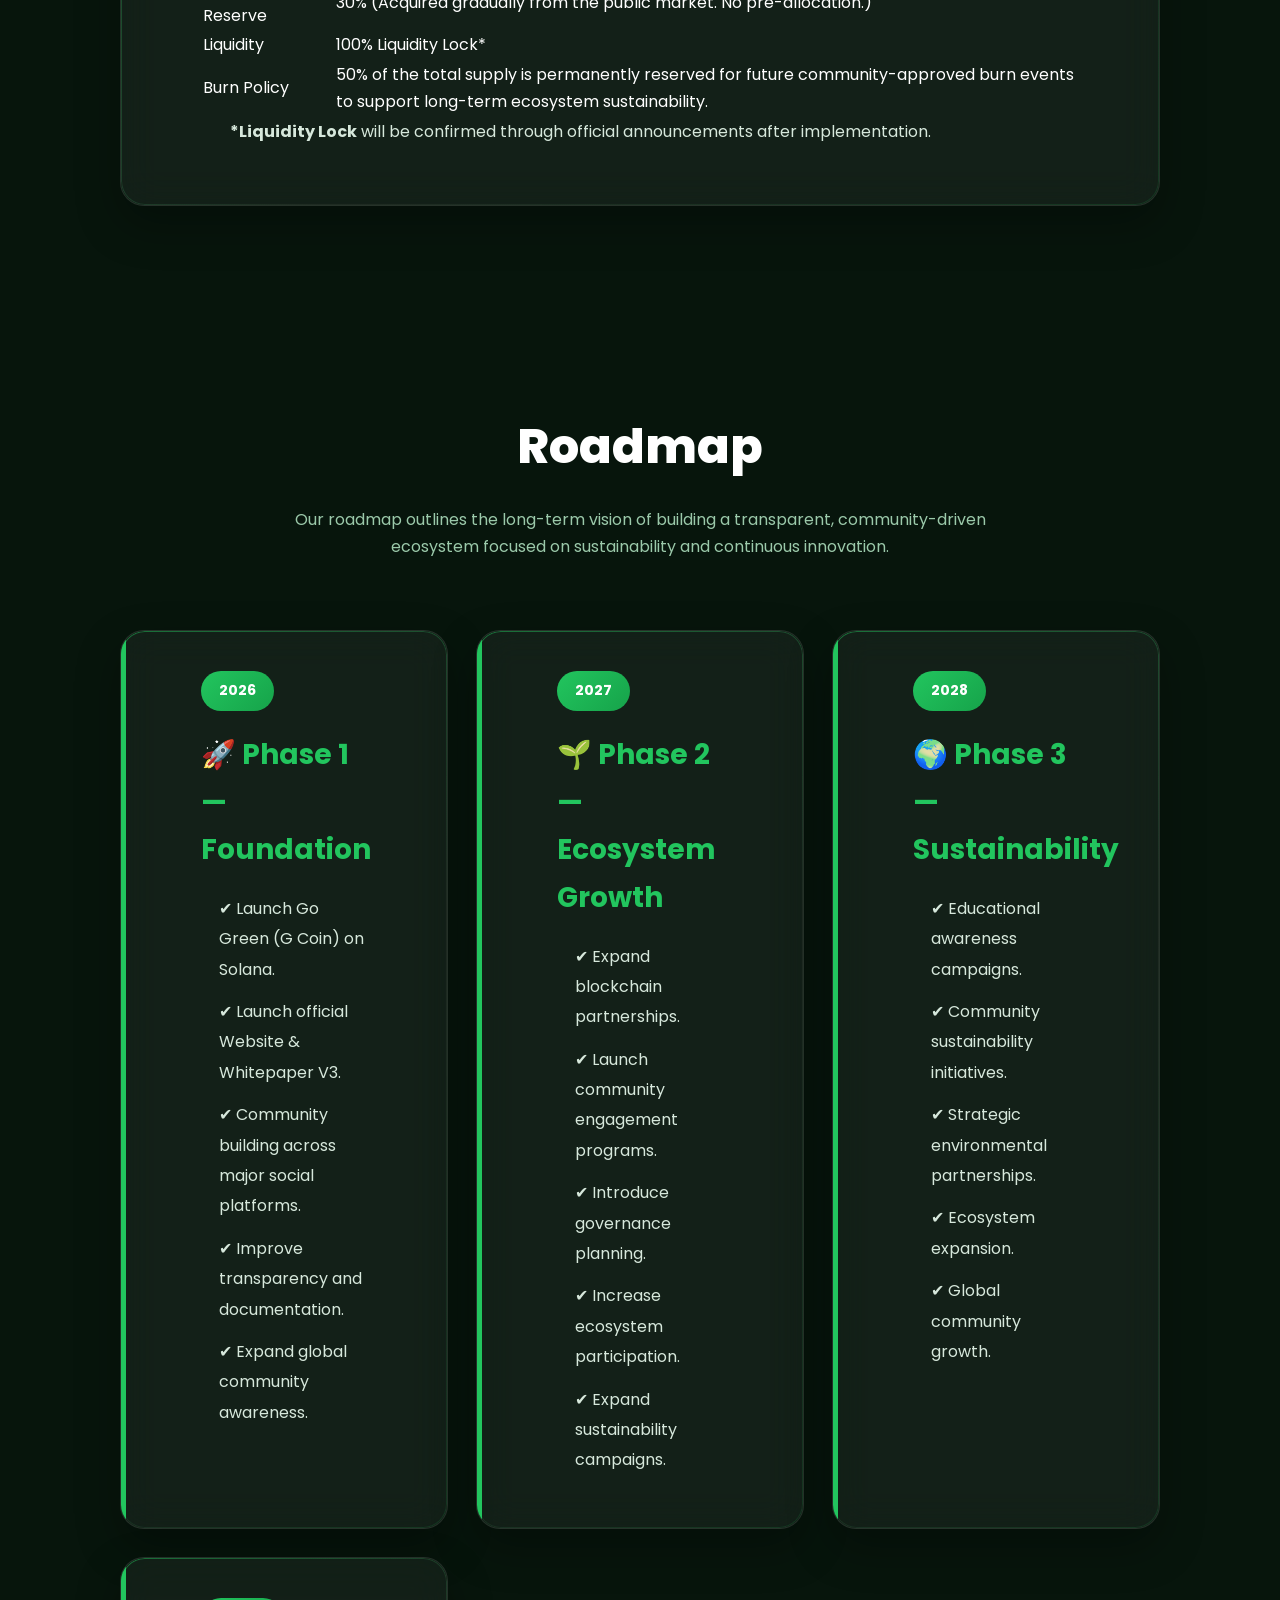
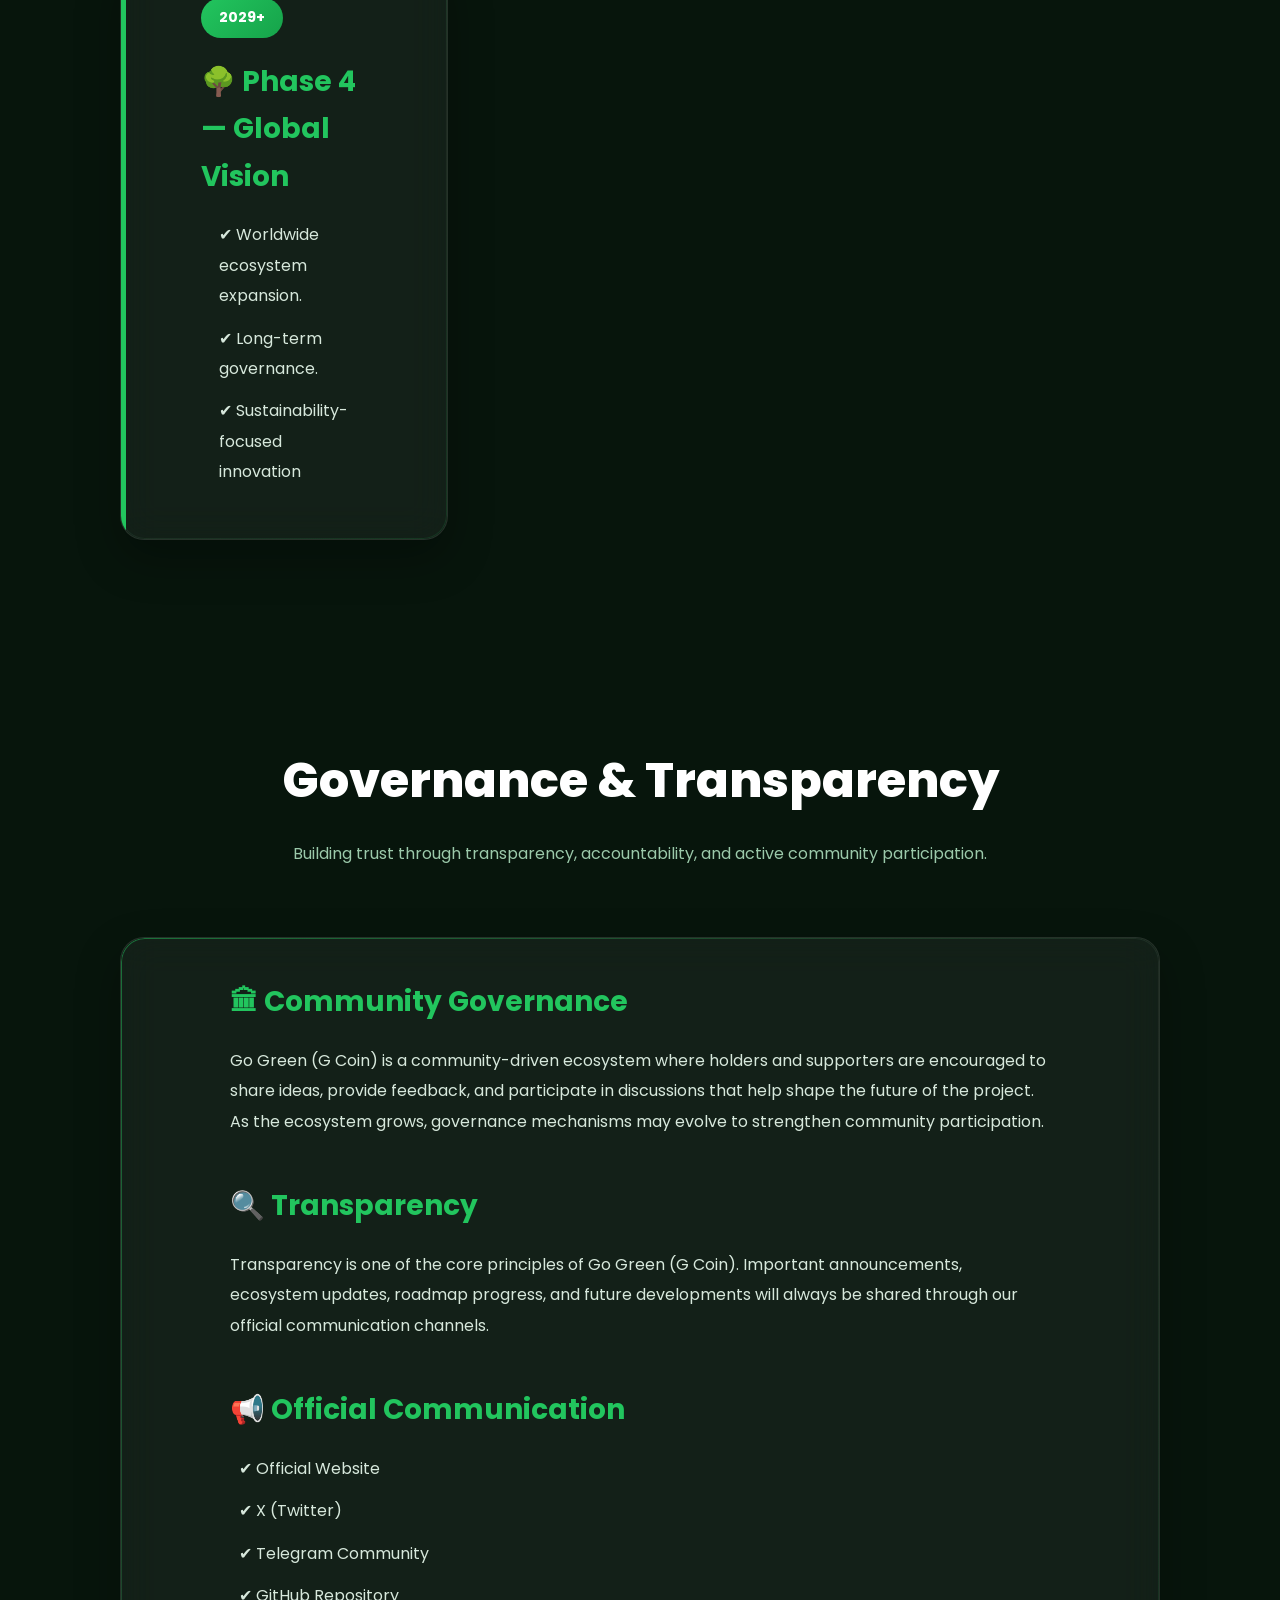
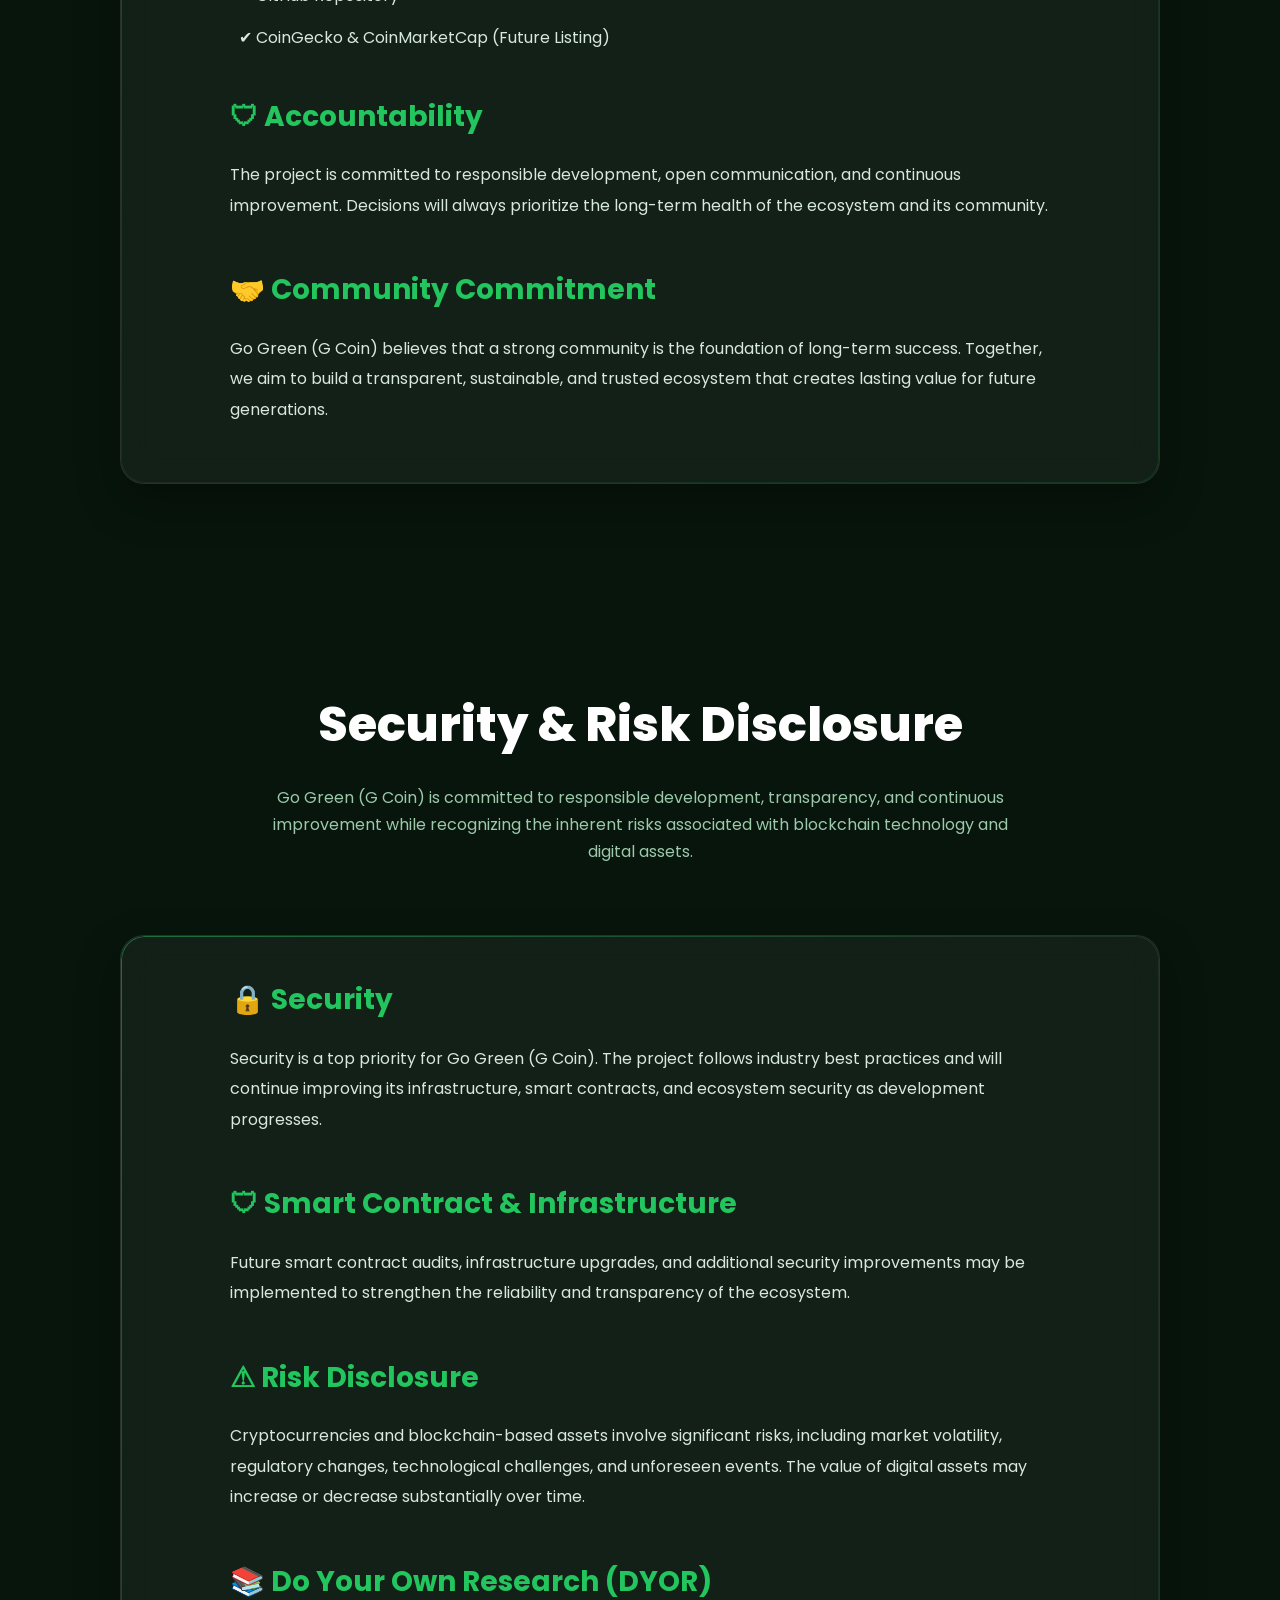
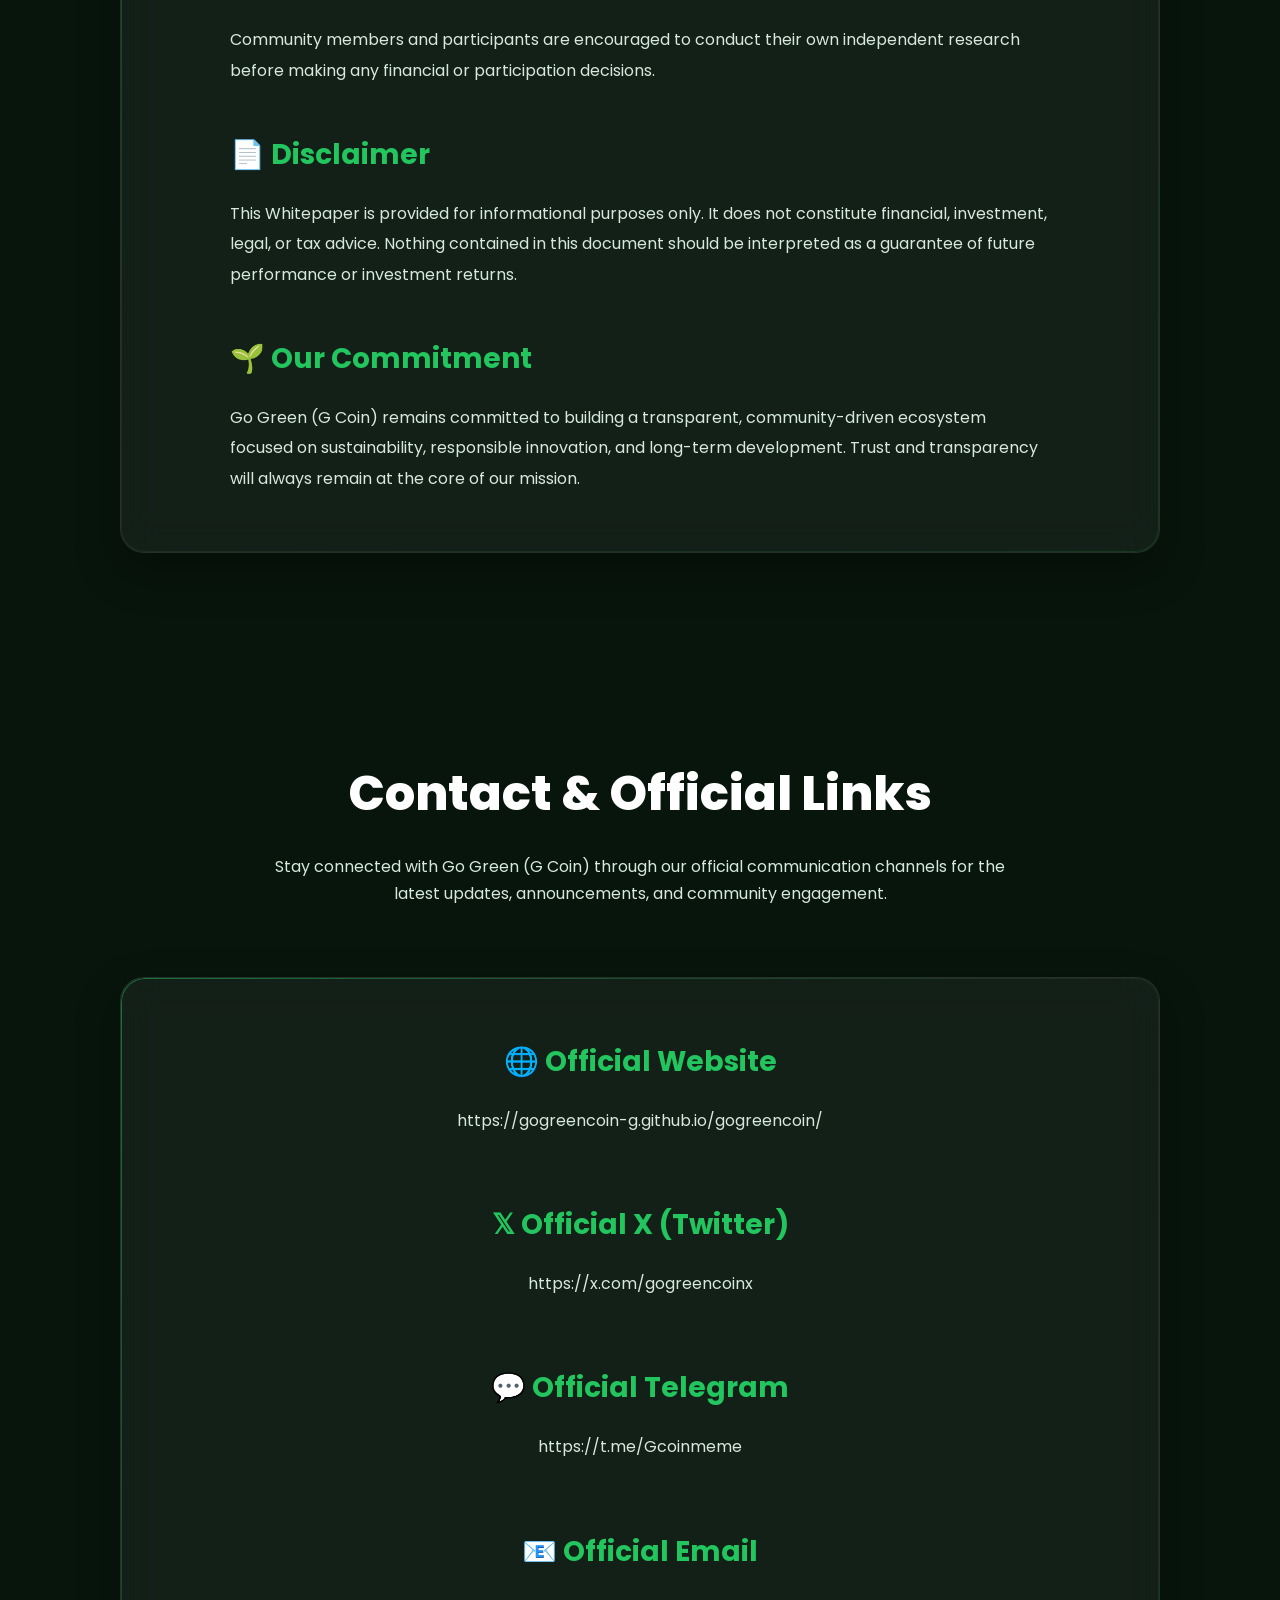
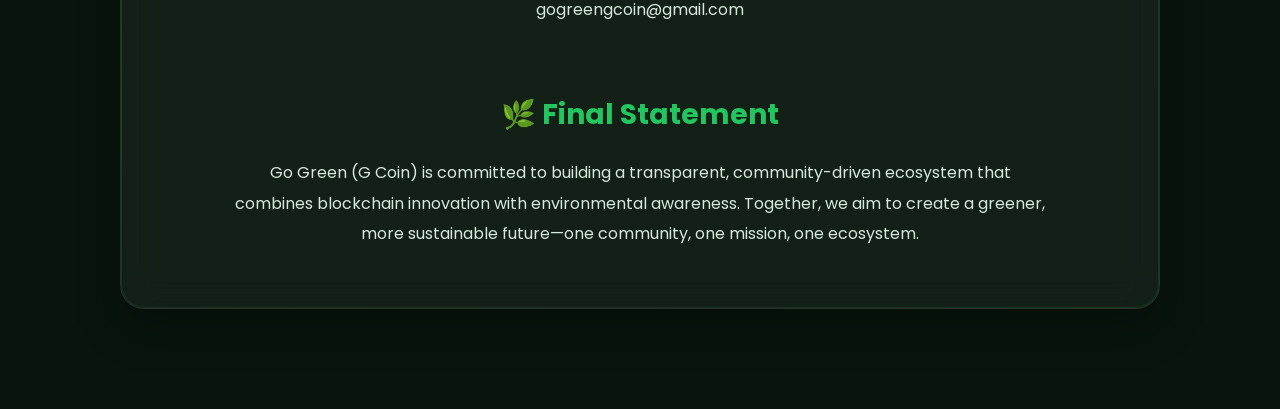
<file: whitepaper.html>
<!DOCTYPE html>
<html lang="en">
<head>
<meta charset="UTF-8">
<meta name="viewport" content="width=device-width, initial-scale=1.0">
<title>Go Green Whitepaper</title>

<link rel="stylesheet" href="style.css">

</head>

<body class="whitepaper-page">


<!-- =====================================================
     GO GREEN (G Coin) WHITEPAPER V3
     PREMIUM COVER PAGE
====================================================== -->


<section class="cover">
    <img src="whitepaperbanner2.png"
         alt="Whitepaper Banner"
         class="cover-logo">
</section>

<!-- =========================================
     EXECUTIVE SUMMARY
========================================= -->

<section class="section" id="executive-summary">

    <div class="container">

        <div class="section-title">
            <h2>Executive Summary</h2>

            <p>
                Go Green (G Coin) is a community-driven blockchain project
                dedicated to promoting sustainability, transparency, and
                long-term environmental impact through decentralized technology.
            </p>
        </div>

        <div class="whitepaper-card">

            <p>
                Go Green (G Coin) is more than a meme coin. It is a
                community-powered ecosystem built on the Solana blockchain,
                designed to unite people who believe technology can help create
                a cleaner, greener, and more sustainable future.
            </p>

            <p>
                The project combines blockchain innovation with real-world
                environmental awareness, encouraging transparency, community
                participation, and responsible ecosystem growth. Every milestone
                is focused on building long-term value instead of short-term
                hype.
            </p>

            <p>
                Our vision is to create a trusted global community where
                blockchain technology supports sustainability initiatives,
                inspires environmental responsibility, and empowers individuals
                to participate in positive change together.
            </p>

            <p>
                Go Green (G Coin) is committed to openness, innovation, and
                continuous development while building a transparent ecosystem
                that benefits both the community and the environment.
            </p>

        </div>

    </div>

</section>
<!-- ==========================================
     VISION & MISSION
========================================== -->

<section class="section" id="vision">

    <div class="container">

        <div class="section-title">
            <h2>Vision &amp; Mission</h2>
            <p>
                One Community. One Mission. One Greener Future.
            </p>
        </div>

        <div class="vision-grid">

            <div class="whitepaper-card vision-card">

                <div class="vision-icon">🌍</div>

                <h3>Vision</h3>

                <p>
                    To become the world's most trusted community-driven
                    green blockchain project, inspiring millions of
                    people to support sustainability while embracing
                    decentralized technology.
                </p>

            </div>

            <div class="whitepaper-card mission-card">

                <div class="vision-icon">🎯</div>

                <h3>Mission</h3>

                <ul>

                    <li>✔ Build a transparent and community-first ecosystem.</li>

                    <li>✔ Promote environmental awareness worldwide.</li>

                    <li>✔ Encourage long-term community participation.</li>

                    <li>✔ Support future sustainability initiatives.</li>

                    <li>✔ Create a positive legacy for future generations.</li>

                </ul>

            </div>

        </div>

    </div>

</section>

<!-- ==========================================
     PROBLEM STATEMENT & SOLUTION
========================================== -->

<section class="section" id="problem-solution">

    <div class="container">

        <div class="section-title">
            <h2>Problem Statement &amp; Solution</h2>
            <p>
                Addressing environmental challenges through community,
                transparency, and blockchain innovation.
            </p>
        </div>

        <div class="problem-grid">

            <!-- Problem Card -->

            <div class="whitepaper-card">

                <div class="problem-icon">🌍</div>

                <h3>Problem Statement</h3>

                <p>
                    Climate change, deforestation, pollution, and carbon
                    emissions continue to threaten ecosystems and future
                    generations. Although awareness is increasing, many
                    environmental initiatives still struggle with limited
                    transparency, fragmented communities, and insufficient
                    long-term engagement.
                </p>

                <p>
                    At the same time, many blockchain projects focus mainly
                    on short-term speculation instead of creating meaningful,
                    transparent, and sustainable community value.
                </p>

            </div>

            <!-- Solution Card -->

            <div class="whitepaper-card">

                <div class="problem-icon">💚</div>

                <h3>Our Solution</h3>

                <p>
                    Go Green (G Coin) combines the speed and transparency
                    of the Solana blockchain with a global community that
                    promotes sustainability, education, and long-term
                    environmental awareness.
                </p>

                <ul>

                    <li>✔ Community-driven governance.</li>

                    <li>✔ Transparent ecosystem development.</li>

                    <li>✔ Global environmental awareness initiatives.</li>

                    <li>✔ Long-term sustainability vision.</li>

                    <li>✔ Real-world green impact through future community programs.</li>

                </ul>

            </div>

        </div>

    </div>

</section>

<!-- ==========================================
     ECOSYSTEM & TOKEN UTILITY
========================================== -->

<section class="section" id="ecosystem">

    <div class="container">

        <div class="section-title">
            <h2>Ecosystem &amp; Token Utility</h2>
            <p>
                Building a transparent, community-driven ecosystem that
                connects blockchain technology with sustainability.
            </p>
        </div>

        <div class="ecosystem-grid">

            <!-- Ecosystem -->

            <div class="whitepaper-card">

                <div class="eco-icon">🌿</div>

                <h3>Ecosystem</h3>

                <p>
                    Go Green (G Coin) is designed as a community-first
                    ecosystem powered by the Solana blockchain. The project
                    brings together supporters, developers, creators,
                    environmental advocates, and long-term holders under one
                    shared mission of building a greener future.
                </p>

                <p>
                    The ecosystem will continue to evolve through community
                    engagement, educational initiatives, strategic
                    partnerships, and sustainability-focused programs.
                </p>

            </div>

            <!-- Token Utility -->

            <div class="whitepaper-card">

                <div class="eco-icon">🪙</div>

                <h3>Token Utility</h3>

                <ul>

                    <li>✔ Community governance participation.</li>

                    <li>✔ Future voting rights.</li>

                    <li>✔ Access to ecosystem features.</li>

                    <li>✔ Support environmental awareness campaigns.</li>

                    <li>✔ Reward long-term community participation.</li>

                    <li>✔ Strengthen ecosystem sustainability.</li>

                </ul>

            </div>

            <!-- Community -->

            <div class="whitepaper-card">

                <div class="eco-icon">🤝</div>

                <h3>Community First</h3>

                <p>
                    Go Green (G Coin) believes a strong community is the
                    foundation of every successful decentralized project.
                    Every supporter contributes to building a transparent,
                    sustainable, and globally recognized ecosystem.
                </p>

            </div>

        </div>

    </div>

</section>
<!-- ==========================================
     TOKENOMICS
========================================== -->

<section class="section" id="tokenomics">

    <div class="container">

        <div class="section-title">

            <h2>Tokenomics</h2>

            <p>
                A transparent and sustainable token distribution model
                designed to support long-term ecosystem growth and
                community participation.
            </p>

        </div>

        <div class="whitepaper-card">

    <h3>✅ Fair Launch Principles</h3>

    <ul class="fair-launch-list">
        <li>✅ 100% Fair Launch</li>
        <li>✅ No Pre-Mint</li>
        <li>✅ No Private Sale</li>
        <li>✅ No Insider Allocation</li>
        <li>✅ Community First</li>
        <li>✅ Long-term Sustainability</li>
    </ul>

    <div class="fair-launch-note">
        <h4>100% Fair Launch</h4>

        <p>
            No Pre-Mint • No Private Sale • No Insider Allocation.
        </p>

        <p>
            Every participant, including the core team,
            acquires <strong>G Coin</strong> through the public
            market under the same conditions.
        </p>
    </div>

</div>

        <div class="whitepaper-card">

            
<h2>📊 Token Information</h2>

<table>

<tr>
<th>Item</th>
<th>Details</th>
</tr>

<tr>
<td>Token Name</td>
<td>Go Green</td>
</tr>

<tr>
<td>Token Symbol</td>
<td>G Coin</td>
</tr>

<tr>
<td>Blockchain</td>
<td>Solana</td>
</tr>

<tr>
<td>Network</td>
<td>Solana Mainnet</td>
</tr>

<tr>
<td>Launch Model</td>
<td>100% Fair Launch</td>
</tr>

<tr>
<td>Distribution</td>
<td>No Pre-Mint • No Private Sale • No Insider Allocation</td>
</tr>

<tr>
<td>Total Supply</td>
<td>1,000,000,000 G Coin</td>
</tr>

<tr>
<td>Decimals</td>
<td>0</td>
</tr>

<tr>
<td>Public Ecosystem</td>
<td>70%</td>
</tr>

<tr>
<td>Ecosystem Reserve</td>
<td>30% (Acquired gradually from the public market. No pre-allocation.)</td>
</tr>

<tr>
<td>Liquidity</td>
<td>100% Liquidity Lock*</td>
</tr>

<tr>
<td>Burn Policy</td>
<td>50% of the total supply is permanently reserved for future community-approved burn events to support long-term ecosystem sustainability.</td>
</tr>

</table>

<p class="token-note">
<strong>*Liquidity Lock</strong> will be confirmed through official announcements after implementation.
</p>

</div>
            

        </div>

    </div>

</section>
<!-- ==========================================
     ROADMAP
========================================== -->

<section class="section" id="roadmap">

    <div class="container">

        <div class="section-title">
            <h2>Roadmap</h2>
            <p>
                Our roadmap outlines the long-term vision of building a
                transparent, community-driven ecosystem focused on
                sustainability and continuous innovation.
            </p>
        </div>

        <div class="roadmap-grid">

            <div class="whitepaper-card roadmap-card">

                <div class="roadmap-year">2026</div>

                <h3>🚀 Phase 1 — Foundation</h3>

                <ul>
                    <li>✔ Launch Go Green (G Coin) on Solana.</li>
                    <li>✔ Launch official Website & Whitepaper V3.</li>
                    <li>✔ Community building across major social platforms.</li>
                    <li>✔ Improve transparency and documentation.</li>
                    <li>✔ Expand global community awareness.</li>
                </ul>

            </div>

            <div class="whitepaper-card roadmap-card">

                <div class="roadmap-year">2027</div>

                <h3>🌱 Phase 2 — Ecosystem Growth</h3>

                <ul>
                    <li>✔ Expand blockchain partnerships.</li>
                    <li>✔ Launch community engagement programs.</li>
                    <li>✔ Introduce governance planning.</li>
                    <li>✔ Increase ecosystem participation.</li>
                    <li>✔ Expand sustainability campaigns.</li>
                </ul>

            </div>

            <div class="whitepaper-card roadmap-card">

                <div class="roadmap-year">2028</div>

                <h3>🌍 Phase 3 — Sustainability</h3>

                <ul>
                    <li>✔ Educational awareness campaigns.</li>
                    <li>✔ Community sustainability initiatives.</li>
                    <li>✔ Strategic environmental partnerships.</li>
                    <li>✔ Ecosystem expansion.</li>
                    <li>✔ Global community growth.</li>
                </ul>

            </div>

            <div class="whitepaper-card roadmap-card">

                <div class="roadmap-year">2029+</div>

                <h3>🌳 Phase 4 — Global Vision</h3>

                <ul>
                    <li>✔ Worldwide ecosystem expansion.</li>
                    <li>✔ Long-term governance.</li>
                    <li>✔ Sustainability-focused innovation
</li>
</ul>

</div>

</div>

</div>

</section>
<!-- ==========================================
     GOVERNANCE & TRANSPARENCY
========================================== -->

<section class="section" id="governance">

    <div class="container">

        <div class="section-title">
            <h2>Governance & Transparency</h2>
            <p>
                Building trust through transparency, accountability,
                and active community participation.
            </p>
        </div>

        <div class="whitepaper-card">

            <h3>🏛 Community Governance</h3>

            <p>
                Go Green (G Coin) is a community-driven ecosystem where
                holders and supporters are encouraged to share ideas,
                provide feedback, and participate in discussions that
                help shape the future of the project. As the ecosystem
                grows, governance mechanisms may evolve to strengthen
                community participation.
            </p>

            <br>

            <h3>🔍 Transparency</h3>

            <p>
                Transparency is one of the core principles of Go Green
                (G Coin). Important announcements, ecosystem updates,
                roadmap progress, and future developments will always
                be shared through our official communication channels.
            </p>

            <br>

            <h3>📢 Official Communication</h3>

            <ul>
                <li>✔ Official Website</li>
                <li>✔ X (Twitter)</li>
                <li>✔ Telegram Community</li>
                <li>✔ GitHub Repository</li>
                <li>✔ CoinGecko & CoinMarketCap (Future Listing)</li>
            </ul>

            <br>

            <h3>🛡 Accountability</h3>

            <p>
                The project is committed to responsible development,
                open communication, and continuous improvement.
                Decisions will always prioritize the long-term health
                of the ecosystem and its community.
            </p>

            <br>

            <h3>🤝 Community Commitment</h3>

            <p>
                Go Green (G Coin) believes that a strong community is
                the foundation of long-term success. Together, we aim
                to build a transparent, sustainable, and trusted
                ecosystem that creates lasting value for future
                generations.
            </p>

        </div>

    </div>

</section>
<!-- ==========================================
     SECURITY & RISK DISCLOSURE
========================================== -->

<section class="section" id="security">

    <div class="container">

        <div class="section-title">
            <h2>Security & Risk Disclosure</h2>
            <p>
                Go Green (G Coin) is committed to responsible development,
                transparency, and continuous improvement while recognizing
                the inherent risks associated with blockchain technology
                and digital assets.
            </p>
        </div>

        <div class="whitepaper-card">

            <h3>🔒 Security</h3>

            <p>
                Security is a top priority for Go Green (G Coin).
                The project follows industry best practices and will
                continue improving its infrastructure, smart contracts,
                and ecosystem security as development progresses.
            </p>

            <br>

            <h3>🛡 Smart Contract & Infrastructure</h3>

            <p>
                Future smart contract audits, infrastructure upgrades,
                and additional security improvements may be implemented
                to strengthen the reliability and transparency of the
                ecosystem.
            </p>

            <br>

            <h3>⚠ Risk Disclosure</h3>

            <p>
                Cryptocurrencies and blockchain-based assets involve
                significant risks, including market volatility,
                regulatory changes, technological challenges, and
                unforeseen events. The value of digital assets may
                increase or decrease substantially over time.
            </p>

            <br>

            <h3>📚 Do Your Own Research (DYOR)</h3>

            <p>
                Community members and participants are encouraged to
                conduct their own independent research before making
                any financial or participation decisions. 
            </p>

            <br>

            <h3>📄 Disclaimer</h3>

            <p>
                This Whitepaper is provided for informational purposes
                only. It does not constitute financial, investment,
                legal, or tax advice. Nothing contained in this document
                should be interpreted as a guarantee of future
                performance or investment returns.
            </p>

            <br>

            <h3>🌱 Our Commitment</h3>

            <p>
                Go Green (G Coin) remains committed to building a
                transparent, community-driven ecosystem focused on
                sustainability, responsible innovation, and long-term
                development. Trust and transparency will always remain
                at the core of our mission.
            </p>

        </div>

    </div>

</section>
<!-- ===================================================
     CONTACT & OFFICIAL LINKS
=================================================== -->
<section class="section" id="contact">

    <div class="container">

        <div class="section-title">
            <h2>Contact & Official Links</h2>
            <p>
                Stay connected with Go Green (G Coin) through our
                official communication channels for the latest updates,
                announcements, and community engagement.
            </p>
        </div>

        <div class="whitepaper-card">

            <h3>🌐 Official Website</h3>
            <p>
                https://gogreencoin-g.github.io/gogreencoin/
            </p>

            <br>

            <h3>𝕏 Official X (Twitter)</h3>
            <p>
                https://x.com/gogreencoinx
            </p>

            <br>

            <h3>💬 Official Telegram</h3>
            <p>
                https://t.me/Gcoinmeme
            </p>

            <br>

            <h3>📧 Official Email</h3>
<p>
    gogreengcoin@gmail.com
</p>

            <br>

            <h3>🌿 Final Statement</h3>

            <p>
                Go Green (G Coin) is committed to building a transparent,
                community-driven ecosystem that combines blockchain
                innovation with environmental awareness. Together, we aim
                to create a greener, more sustainable future—one
                community, one mission, one ecosystem.
            </p>

        </div>

    </div>

</section>
</body>
</html>
</file>
<file: style.css>
/* ==========================================================
   GO GREEN (G Coin)
   Premium Responsive Style v4.0
   PART 1
   Root • Reset • Typography • Container
   Buttons • Header • Navigation
========================================================== */

/* Google Font */
@import url('https://fonts.googleapis.com/css2?family=Poppins:wght@300;400;500;600;700;800&display=swap');

/* ==========================================================
   ROOT
========================================================== */

:root{

    --primary:#22c55e;
    --primary-dark:#16a34a;
    --primary-light:#4ade80;

    --bg:#07150c;
    --bg2:#0d2214;
    --card:#12261a;

    --white:#ffffff;
    --text:#d7e8dc;
    --text-light:#9bc9aa;

    --border:rgba(255,255,255,.08);
    --glass:rgba(255,255,255,.05);

    --radius:22px;
    --shadow:0 18px 45px rgba(0,0,0,.35);

    --transition:.35s ease;

}

/* ==========================================================
   RESET
========================================================== */

*,
*::before,
*::after{
    margin:0;
    padding:0;
    box-sizing:border-box;
}

html{
    scroll-behavior:smooth;
    overflow-x:hidden;
}

body{
    font-family:'Poppins',sans-serif;
    background:var(--bg);
    color:var(--white);
    line-height:1.7;
    overflow-x:hidden;
}

/* Scrollbar */

::-webkit-scrollbar{
    width:10px;
}

::-webkit-scrollbar-track{
    background:#08130d;
}

::-webkit-scrollbar-thumb{
    background:var(--primary);
    border-radius:50px;
}

/* Selection */

::selection{
    background:var(--primary);
    color:#fff;
}

/* ==========================================================
   TYPOGRAPHY
========================================================== */

h1,h2,h3,h4,h5,h6{
    color:#fff;
    font-weight:700;
}

p{
    color:var(--text);
}

a{
    text-decoration:none;
    color:inherit;
    transition:var(--transition);
}

img{
    max-width:100%;
    display:block;
}

ul{
    list-style:none;
}

/* ==========================================================
   CONTAINER
========================================================== */

.container{
    width:min(90%,1100px);
    margin:0 auto;
    padding:0 30px;
    box-sizing:border-box;
}

.section{
    padding:100px 0;
}

.section-title{
    text-align:center;
    margin-bottom:70px;
}

.section-title h2{
    font-size:48px;
    font-weight:800;
    margin-bottom:18px;
}

.section-title p{
    max-width:760px;
    margin:auto;
    color:var(--text-light);
}

/* ==========================================================
   BUTTONS
========================================================== */

.btn{
    display:inline-flex;
    align-items:center;
    justify-content:center;
    gap:10px;

    padding:15px 30px;

    border:none;
    border-radius:999px;

    cursor:pointer;

    font-size:15px;
    font-weight:600;

    transition:var(--transition);
}

.btn:hover{
    transform:translateY(-4px);
}

.btn-outline{
    border:2px solid var(--primary);
    background:transparent;
    color:#fff;
}

.btn-outline:hover{
    background:var(--primary);
}

.btn-glass{
    background:rgba(255,255,255,.08);
    border:1px solid rgba(255,255,255,.12);
    backdrop-filter:blur(15px);
    color:#fff;
}

.btn-glass:hover{
    border-color:var(--primary);
}

/* ==========================================================
   HEADER
========================================================== */

header{

    position:fixed;
    top:0;
    left:0;

    width:100%;

    z-index:9999;

    padding:18px 0;

    transition:var(--transition);

}

header.scrolled{

    background:rgba(7,21,12,.90);

    backdrop-filter:blur(16px);

    border-bottom:1px solid rgba(255,255,255,.08);

}

header .container{

    display:flex;

    align-items:center;

    justify-content:space-between;

}

/* ==========================================================
   LOGO
========================================================== */

.logo{

    display:flex;

    align-items:center;

    gap:12px;

}

.logo img{

    width:52px;
    height:52px;

    border-radius:50%;

}

.logo span{

    font-size:1.35rem;

    font-weight:800;

    color:#fff;

}

/* ==========================================================
   NAVIGATION
========================================================== */

nav{
    display:flex;
    justify-content:space-between;
    align-items:center;
    width:100%;
}

.logo{
    display:flex;
    align-items:center;
    gap:10px;
}

.nav-links{
    display:flex;
    align-items:center;
    gap:28px;
    margin-left:auto;
}

.nav-links a{
    color:#fff;
    font-size:15px;
    font-weight:600;
    transition:var(--transition);
}

.nav-links a:hover{
    color:var(--primary);
}

.menu-btn{
    display:none;
    margin-left:20px;
    font-size:30px;
    color:#fff;
    cursor:pointer;
}

/* ==========================================================
   RESPONSIVE
========================================================== */
@media (max-width:992px){

nav{
    display:flex;
    justify-content:space-between;
    align-items:center;
}

.logo{
    display:flex;
    align-items:center;
    gap:10px;
}

.nav-links{
    position:fixed;
    top:0;
    right:-100%;
    width:280px;
    height:100vh;
    background:#08130d;
    display:flex;
    flex-direction:column;
    justify-content:center;
    align-items:center;
    gap:30px;
    transition:0.35s;
    z-index:999;
}

.nav-links.active{
    right:0;
}

.menu-btn{
    display:block;
    margin-left:auto;
    font-size:30px;
    color:#fff;
    cursor:pointer;
}

}

/* ==========================================================
   GO GREEN (G Coin)
   Premium Responsive Style v3.0
   PART 2
   Hero Banner • Hero Buttons • Hero Stats • Mobile Hero
========================================================== */

/* ==========================
   HERO SECTION
========================== */


.hero{
    position:relative;
    width:100%;
    overflow:hidden;
    background:linear-gradient(
        180deg,
        #07140b 0%,
        #0b1f12 100%
    );
    padding-top:90px;
}
.hero-banner{
    position:relative;
    width:100%;
    overflow:hidden;
    z-index:1;
}

.hero-banner img{
    display:block;
    width:100%;
    height:auto;
    max-height:650px;
    object-fit:cover;
    object-position:center;
}
.hero::before{
    content:"";
    position:absolute;
    top:0;
    left:0;
    width:100%;
    height:100%;
    background:linear-gradient(
        to bottom,
        rgba(7,20,11,0) 0%,
        rgba(7,20,11,.15) 45%,
        rgba(7,20,11,.45) 100%
    );
    pointer-events:none;
    z-index:2;
}

.hero-content{
    position:relative;
    z-index:3;
    width:100%;
    max-width:1200px;
    margin:0 auto;
    padding:70px 20px 80px;

    background:
        linear-gradient(rgba(7,20,11,.75), rgba(7,20,11,.75)),
        url("gallery2.jpg.png") center/cover no-repeat;

    border-radius:24px;
}
.hero-text{
    max-width:900px;
    margin:0 auto;
    text-align:center;
    padding:0 15px;
}
.hero-project{
    font-size:1rem;
    font-weight:700;
    letter-spacing:3px;
    text-transform:uppercase;
    color:var(--primary-light);
    margin:18px 0;
}
.badge{
    display:inline-flex;
    align-items:center;
    gap:8px;
    padding:8px 18px;
    margin-bottom:22px;
    border-radius:50px;
    background:rgba(34,197,94,.15);
    border:1px solid rgba(34,197,94,.35);
    color:#b7ffc8;
    font-weight:600;
}

.hero-text h1{
    font-size:clamp(2.8rem,6vw,5rem);
    font-weight:800;
    line-height:1.1;
    margin-bottom:20px;
}

.hero-text h1 span{
    color:var(--primary);
}

.hero-text p{
    max-width:650px;
    margin:0 auto;
    font-size:1.08rem;
    color:#d7e8dc;
    line-height:1.8;
}

/* ==========================
   HERO BUTTONS
========================== */

.hero-buttons{
    display:flex;
    flex-wrap:wrap;
    justify-content:center;
    gap:16px;
    margin-top:35px;
}

.btn-primary{
    background:linear-gradient(
        135deg,
        var(--primary),
        var(--primary-dark)
    );
    color:#fff;
    box-shadow:0 12px 35px rgba(34,197,94,.30);
}

.btn-primary:hover{
    transform:translateY(-4px);
}

.btn-secondary{
    background:rgba(255,255,255,.08);
    border:1px solid rgba(255,255,255,.15);
    backdrop-filter:blur(12px);
    color:#fff;
}

.btn-secondary:hover{
    border-color:var(--primary);
}

.btn-tree{
    background:rgba(34,197,94,.15);
    border:1px solid rgba(34,197,94,.30);
    color:#b7ffc8;
}

.btn-tree:hover{
    background:var(--primary);
    color:#fff;
}

/* ==========================
   HERO STATS
========================== */

.hero-stats{
    display:grid;
    grid-template-columns:repeat(4,1fr);
    gap:20px;
    max-width:1000px;
    margin:60px auto 0;
}

.stat-box{
    background:rgba(255,255,255,.06);
    backdrop-filter:blur(18px);
    border:1px solid rgba(255,255,255,.08);
    border-radius:20px;
    padding:25px;
    transition:.35s ease;
}

.stat-box:hover{
    transform:translateY(-8px);
    border-color:rgba(34,197,94,.35);
    box-shadow:0 18px 45px rgba(34,197,94,.18);
}

.stat-box h3{
    color:var(--primary);
    font-size:2rem;
    font-weight:800;
    margin-bottom:8px;
}

.stat-box p{
    color:#d7e8dc;
    font-size:15px;
}

.hero-note{
    margin-top:20px;
    color:#9bc9aa;
    font-size:.92rem;
}

/* ==========================
   MOBILE HERO
========================== */

@media (max-width:992px){

    .hero{
        min-height:auto;
    }

    .hero-banner img{
        max-height:500px;
    }

    .hero-content{
        padding:60px 20px 60px;
    }

    .hero-text{
        max-width:100%;
    }

    .hero-text h1{
        font-size:2.8rem;
    }

    .hero-text p{
        font-size:16px;
    }

    .hero-buttons{
        flex-direction:column;
        gap:15px;
    }
.hero-buttons .btn{
    width:100%;
}


    .hero-stats{
        grid-template-columns:repeat(2,1fr);
        gap:18px;
        margin-top:45px;
    }

}

@media (max-width:768px){

    .hero-banner img{
        max-height:380px;
    }

    .hero-content{
        padding:45px 18px 50px;
    }

    .hero-text{
        text-align:center;
    }

    .hero-text h1{
        font-size:2.2rem;
        line-height:1.2;
    }

    .hero-text p{
        font-size:15px;
        line-height:1.7;
    }

    .badge{
        margin:0 auto 20px;
    }

    .hero-buttons{
        gap:14px;
    }

    .hero-stats{
        grid-template-columns:1fr;
        gap:16px;
    }

}

@media (max-width:480px){

    .hero-banner img{
        max-height:280px;
    }

    .hero-content{
        padding:35px 15px 40px;
    }

    .hero-text h1{
        font-size:1.9rem;
    }

    .hero-text p{
        font-size:14px;
    }

    .stat-box{
        padding:20px;
    }

}
/* ==========================================================
   GO GREEN (G Coin)
   Premium Responsive Style v3.0
   PART 3A
   Whitepaper Base • Glass Card • Typography • Grid
==========================================================*/

/* ==========================
   WHITEPAPER SECTION
========================== */

.whitepaper{
    position:relative;
    padding:100px 0;
    background:linear-gradient(
        180deg,
        var(--bg),
        var(--bg2)
    );
}

.whitepaper::before{
    content:"";
    position:absolute;
    top:-180px;
    right:-180px;
    width:420px;
    height:420px;
    background:radial-gradient(
        circle,
        rgba(34,197,94,.12),
        transparent 70%
    );
    pointer-events:none;
}

/* ==========================
   SECTION TITLE
========================== */

.whitepaper .section-title{
    text-align:center;
    margin-bottom:70px;
}

.whitepaper .section-title h2{
    font-size:46px;
    font-weight:800;
    color:#fff;
    margin-bottom:18px;
}

.whitepaper .section-title p{
    max-width:760px;
    margin:auto;
    color:#b9d8c3;
    line-height:1.8;
}

/* ==========================
   GLASS CARD
========================== */

.whitepaper-card{

    position:relative;

    background:rgba(255,255,255,.05);

    backdrop-filter:blur(18px);
    -webkit-backdrop-filter:blur(18px);

    border:1px solid rgba(255,255,255,.08);

    border-radius:24px;

    padding:40px;

    overflow:hidden;

    transition:.35s ease;

    box-shadow:0 18px 45px rgba(0,0,0,.30);

}

.whitepaper-card::before{

    content:"";

    position:absolute;
    inset:0;

    padding:1px;

    border-radius:24px;

    background:linear-gradient(
        135deg,
        rgba(34,197,94,.50),
        rgba(255,255,255,.05),
        rgba(34,197,94,.15)
    );

    -webkit-mask:
        linear-gradient(#fff 0 0) content-box,
        linear-gradient(#fff 0 0);

    -webkit-mask-composite:xor;
    mask-composite:exclude;

    pointer-events:none;

}

.whitepaper-card:hover{

    transform:translateY(-10px);

    border-color:rgba(34,197,94,.30);

    box-shadow:
        0 24px 60px rgba(34,197,94,.15);

}
.whitepaper-card p,
.whitepaper-card li{
    max-width:820px;
    margin-left:auto;
    margin-right:auto;
    line-height:1.9;
}

.whitepaper-card h3{
    max-width:820px;
    margin-left:auto;
    margin-right:auto;
}
/* ==========================
   TYPOGRAPHY
========================== */

.whitepaper-card h3{

    color:var(--primary);

    font-size:28px;

    margin-bottom:20px;

    font-weight:700;

}

.whitepaper-card h4{

    color:#8ef6b3;

    margin-bottom:15px;

}

.whitepaper-card p{

    color:var(--text);

    line-height:1.9;

    margin-bottom:18px;

}

.whitepaper-card ul{

    padding-left:18px;

}

.whitepaper-card li{

    margin-bottom:12px;

    color:var(--text);

    line-height:1.8;

}

/* ==========================
   GRID
========================== */

.vision-grid,
.problem-grid,
.ecosystem-grid,
.roadmap-grid{

    display:grid;

    grid-template-columns:
    repeat(auto-fit,minmax(320px,1fr));

    gap:28px;

}

/* ==========================
   ICONS
========================== */

.vision-icon,
.problem-icon,
.eco-icon{

    width:70px;
    height:70px;

    display:flex;
    align-items:center;
    justify-content:center;

    border-radius:18px;

    font-size:30px;

    color:var(--primary);

    background:rgba(34,197,94,.12);

    border:1px solid rgba(34,197,94,.20);

    margin-bottom:20px;

    box-shadow:
        0 0 20px rgba(34,197,94,.12);

}

/* ==========================================================
   GO GREEN (G Coin)
   Premium Responsive Style v3.0
   PART 3B
   Token Table • Token Stats • Roadmap • Premium Button
========================================================== */

/* ==========================
   TOKEN TABLE
========================== */

.token-table{
    width:100%;
    border-collapse:collapse;
    margin-top:30px;
    overflow:hidden;
    border-radius:20px;
}

.token-table th{
    background:linear-gradient(
        135deg,
        var(--primary),
        var(--primary-dark)
    );
    color:#fff;
    padding:18px;
    text-align:left;
    font-size:15px;
    font-weight:700;
}

.token-table td{
    padding:18px;
    color:var(--text);
    background:rgba(255,255,255,.03);
    border-bottom:1px solid rgba(255,255,255,.06);
}

.token-table tr:hover td{
    background:rgba(34,197,94,.08);
}

/* ==========================
   TOKEN STATS
========================== */

.token-stats{

    display:grid;

    grid-template-columns:
    repeat(auto-fit,minmax(220px,1fr));

    gap:24px;

    margin:55px 0;

}

.stat-card{

    position:relative;

    background:rgba(255,255,255,.05);

    backdrop-filter:blur(18px);

    border:1px solid rgba(255,255,255,.08);

    border-radius:22px;

    padding:35px 20px;

    text-align:center;

    overflow:hidden;

    transition:.35s ease;

}

.stat-card::before{

    content:"";

    position:absolute;
    inset:0;

    background:linear-gradient(
        135deg,
        rgba(34,197,94,.15),
        transparent
    );

    opacity:0;

    transition:.35s;

}

.stat-card:hover::before{

    opacity:1;

}

.stat-card:hover{

    transform:translateY(-10px);

    border-color:rgba(34,197,94,.35);

    box-shadow:
        0 20px 55px rgba(34,197,94,.18);

}

.stat-card h3{

    color:var(--primary);

    font-size:2.4rem;

    margin-bottom:10px;

    font-weight:800;

}

.stat-card p{

    color:var(--text);

    font-size:15px;

}

/* ==========================
   ROADMAP YEAR
========================== */

.roadmap-year{

    display:inline-block;

    padding:8px 18px;

    border-radius:50px;

    background:linear-gradient(
        135deg,
        var(--primary),
        var(--primary-dark)
    );

    color:#fff;

    font-size:14px;

    font-weight:700;

    margin-bottom:20px;

}

/* ==========================
   PREMIUM BUTTON
========================== */

.cover-btn{

    display:inline-flex;

    align-items:center;

    justify-content:center;

    gap:10px;

    padding:18px 40px;

    border-radius:999px;

    background:linear-gradient(
        135deg,
        var(--primary),
        var(--primary-dark)
    );

    color:#fff;

    font-weight:700;

    transition:.35s ease;

    box-shadow:
        0 18px 40px rgba(34,197,94,.25);

}

.cover-btn:hover{

    transform:translateY(-5px);

    box-shadow:
        0 28px 60px rgba(34,197,94,.35);

}

/* ==========================================================
   GO GREEN (G Coin)
   Premium Responsive Style v3.0
   PART 3C
   Contact • Glow • Animation • Mobile
========================================================== */

/* ==========================
   CONTACT
========================== */

#contact .whitepaper-card{
    text-align:center;
}

#contact h3{
    color:var(--primary);
    margin-top:20px;
}

#contact p{
    color:var(--text);
    word-break:break-word;
}

#contact a{
    color:#8ef6b3;
    transition:.3s ease;
}

#contact a:hover{
    color:var(--primary);
}

/* ==========================
   PREMIUM GLOW
========================== */

.glow{
    position:relative;
}

.glow::before{
    content:"";
    position:absolute;
    inset:-3px;
    border-radius:24px;
    background:linear-gradient(
        135deg,
        rgba(34,197,94,.30),
        transparent,
        rgba(34,197,94,.18)
    );
    filter:blur(18px);
    opacity:0;
    transition:.35s ease;
    z-index:-1;
}

.glow:hover::before{
    opacity:1;
}

/* ==========================
   FADE UP
========================== */

.fade-up{
    opacity:0;
    transform:translateY(35px);
    transition:all .8s ease;
}

.fade-up.show{
    opacity:1;
    transform:translateY(0);
}

/* ==========================
   ROADMAP CARD
========================== */

.roadmap-card{
    position:relative;
    overflow:hidden;
}

.roadmap-card::after{
    content:"";
    position:absolute;
    left:0;
    top:0;
    width:5px;
    height:100%;
    background:var(--primary);
}

/* ==========================
   MOBILE TABLE
========================== */

@media (max-width:768px){

.token-table{
    display:block;
    overflow-x:auto;
    white-space:nowrap;
}

.token-table th,
.token-table td{
    white-space:nowrap;
}

}

/* ==========================
   MOBILE GRID
========================== */

@media (max-width:768px){

.vision-grid,
.problem-grid,
.ecosystem-grid,
.roadmap-grid,
.token-stats{

    grid-template-columns:1fr;

}

.whitepaper-card{

    padding:24px;

}

.stat-card{

    padding:28px 20px;

}

.section-title h2{

    font-size:34px;

}

.section-title p{

    font-size:15px;

}

}

/* ==========================
   SMALL MOBILE
========================== */

@media (max-width:480px){

.whitepaper{

    padding:70px 0;

}

.whitepaper-card{

    border-radius:18px;
    padding:20px;

}

.whitepaper-card h3{

    font-size:22px;

}

.whitepaper-card p,
.whitepaper-card li{

    font-size:14px;
    line-height:1.8;

}

.stat-card h3{

    font-size:2rem;

}

.cover-btn{

    width:100%;

}

}
/* ==========================
   WHITEPAPER COVER
========================== */

.cover{
    padding-top:100px;
    padding-bottom:40px;
}

.cover-logo{
    display:block;
    width:100%;
    max-width:1200px;
    height:auto;
    margin:0 auto 30px;
    border-radius:20px;
    object-fit:contain;
}

.cover-content{
    text-align:center;
}

.cover-title{
    font-size:48px;
    margin-bottom:15px;
}

.cover-title span{
    color:var(--primary);
}

.cover-tagline{
    color:var(--text-light);
    margin-bottom:30px;
}

.cover-badge{
    display:inline-block;
    padding:8px 20px;
    border-radius:30px;
    background:rgba(34,197,94,.15);
    border:1px solid rgba(34,197,94,.3);
    margin-bottom:25px;
}
/* ==========================================================
   GO GREEN (G Coin)
   Premium Responsive Style v3.0
   PART 4
   Footer • Animation • Utility • Responsive
========================================================== */

/* ==========================
   FOOTER
========================== */

.footer{
    position:relative;
    background:linear-gradient(
        180deg,
        #08130c,
        #050b07
    );
    padding:80px 0 30px;
    border-top:1px solid rgba(255,255,255,.08);
}

.footer-grid{
    display:grid;
    grid-template-columns:repeat(auto-fit,minmax(250px,1fr));
    gap:40px;
    margin-bottom:50px;
}

.footer-logo{
    display:flex;
    align-items:center;
    gap:12px;
    margin-bottom:18px;
}

.footer-logo img{
    width:55px;
    height:55px;
    border-radius:50%;
}

.footer-logo h3{
    color:#fff;
    font-size:24px;
    font-weight:700;
}

.footer p{
    color:var(--text);
    line-height:1.8;
}

.footer h4{
    color:#fff;
    margin-bottom:18px;
    font-size:18px;
}

.footer-links{
    list-style:none;
}

.footer-links li{
    margin-bottom:12px;
}

.footer-links a{
    color:var(--text);
    transition:.3s ease;
}

.footer-links a:hover{
    color:var(--primary);
    padding-left:6px;
}

/* ==========================
   SOCIAL ICONS
========================== */

.social-links{
    display:flex;
    gap:15px;
    margin-top:20px;
}

.social-links a{
    width:46px;
    height:46px;

    display:flex;
    align-items:center;
    justify-content:center;

    border-radius:50%;

    background:rgba(255,255,255,.06);

    border:1px solid rgba(255,255,255,.08);

    color:#fff;

    transition:.35s ease;
}

.social-links a:hover{

    background:var(--primary);

    color:#fff;

    transform:translateY(-5px);

    box-shadow:
    0 12px 30px rgba(34,197,94,.30);

}

/* ==========================
   COPYRIGHT
========================== */

.footer-bottom{

    border-top:1px solid rgba(255,255,255,.08);

    padding-top:25px;

    text-align:center;

}

.footer-bottom p{

    color:#a7c3af;

    font-size:14px;

}

/* ==========================
   GLOBAL ANIMATION
========================== */

@keyframes fadeIn{

    from{

        opacity:0;

    }

    to{

        opacity:1;

    }

}


@keyframes pulseGlow{

    0%{

        box-shadow:0 0 0 rgba(34,197,94,.15);

    }

    50%{

        box-shadow:0 0 25px rgba(34,197,94,.35);

    }

    100%{

        box-shadow:0 0 0 rgba(34,197,94,.15);

    }

}

/* ==========================
   UTILITY
========================== */

.text-center{
    text-align:center;
}

.mt-1{margin-top:10px;}
.mt-2{margin-top:20px;}
.mt-3{margin-top:30px;}
.mt-4{margin-top:40px;}
.mt-5{margin-top:60px;}

.mb-1{margin-bottom:10px;}
.mb-2{margin-bottom:20px;}
.mb-3{margin-bottom:30px;}
.mb-4{margin-bottom:40px;}
.mb-5{margin-bottom:60px;}

.fade-in{
    animation:fadeIn .8s ease both;
}

.glow-animation{
    animation:pulseGlow 3s infinite;
}

/* ==========================
   RESPONSIVE
========================== */

@media (max-width:992px){

.footer-grid{

    grid-template-columns:repeat(2,1fr);

}

}

@media (max-width:768px){

.footer{

    padding:60px 0 25px;

}

.footer-grid{

    grid-template-columns:1fr;

    text-align:center;

}

.footer-logo{

    justify-content:center;

}

.social-links{

    justify-content:center;

}

.footer-links{

    padding:0;

}

}

@media (max-width:480px){

.footer h3{

    font-size:22px;

}

.footer h4{

    font-size:17px;

}

.footer p,
.footer-links a{

    font-size:14px;

}

.footer-bottom p{

    font-size:13px;

}

.social-links a{

    width:42px;
    height:42px;

}

}


/* Whitepaper Page */

body{
    margin:0;
    padding:0;
}

.whitepaper-container{
    max-width:1100px;
    margin:0 auto;
    padding:30px 20px;
}

.whitepaper-container img{
    width:100%;
    height:auto;
    display:block;
}

.whitepaper-container h1,
.whitepaper-container h2,
.whitepaper-container h3,
.whitepaper-container p,
.whitepaper-container ul{
    margin-left:0;
    margin-right:0;
}

@media (max-width:768px){

.whitepaper-container{
    padding:20px 16px;
}

.whitepaper-container img{
    width:100%;
    height:auto;
}

}
.cover{
    width:100%;
    margin:0;
    padding:0;
}

.cover-logo{
    display:block;
    width:100%;
    max-width:1200px;
    height:auto;
    margin:0 auto;
}
/* Whitepaper Text Readability */
.whitepaper-card p,
.whitepaper-card li{
    line-height:1.9;
}

/* Whitepaper Card Fix */

.whitepaper-card{
    padding:40px 80px !important;
}

@media (max-width:768px){
    .whitepaper-card{
        padding:25px 20px !important;
    }
}
</file>
